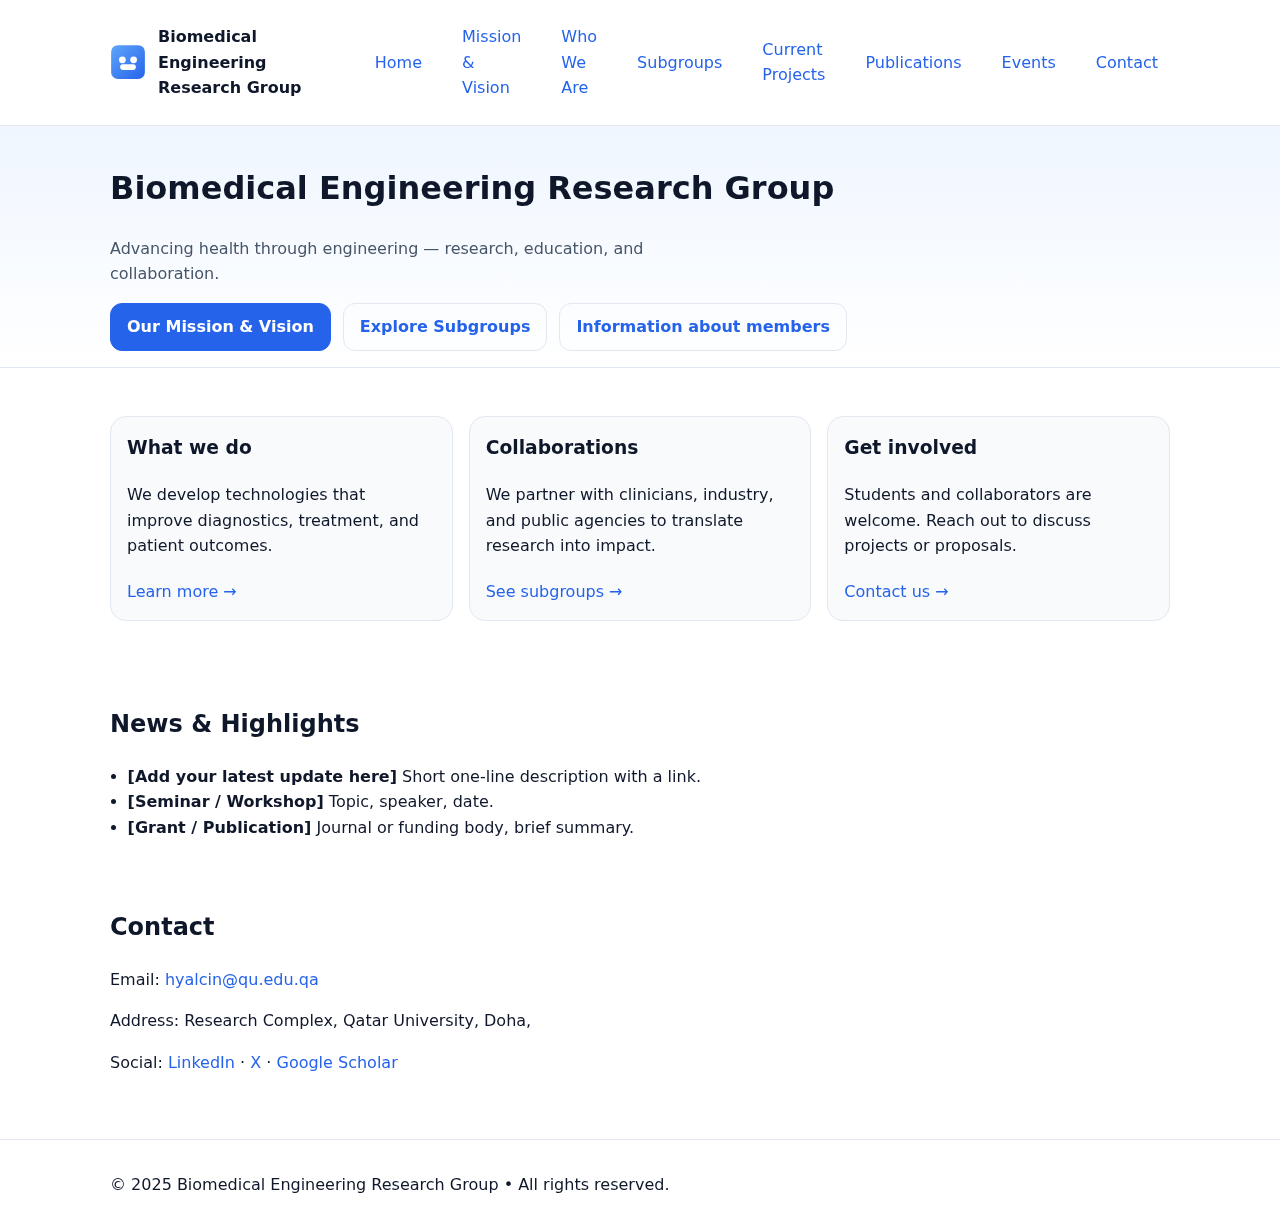
<file: index.html>
<!DOCTYPE html>
<html lang="en">
<head>
  <meta charset="utf-8">
  <meta name="viewport" content="width=device-width, initial-scale=1">
  <title>Home • Biomedical Engineering Research Group</title>
  <meta name="description" content="Biomedical Engineering Research Group">
  <link rel="stylesheet" href="style.css">
  <link rel="icon" href="assets/logo.svg">
</head>
<body>
  <header class="site-header">
    <div class="container nav">
      <a class="brand" href="index.html">
        <img src="assets/logo.svg" alt="Group Logo" class="logo">
        <span>Biomedical Engineering Research Group</span>
      </a>
      <button class="nav-toggle" aria-label="Open Menu" aria-expanded="false">&#9776;</button>
      <nav class="menu">
        <a href="index.html">Home</a>
        <a href="mission.html">Mission & Vision</a>
        <a href="whoweare.html">Who We Are</a>
        <a href="subgroups.html">Subgroups</a>
        <a href="currentprojects.html">Current Projects</a>
        <a href="publications.html">Publications</a>
        <a href="events.html">Events</a>
        <a href="#contact">Contact</a>
        
      </nav>
    </div>
  </header>
  <main class="site-main">

<section class="hero">
  <div class="container">
    <h1>Biomedical Engineering Research Group</h1>
    <p class="lead">Advancing health through engineering — research, education, and collaboration.</p>
    <div class="cta-row">
      <a class="btn primary" href="mission.html">Our Mission & Vision</a>
      <a class="btn" href="subgroups.html">Explore Subgroups</a>
      <a class="btn" href="whoweare.html">Information about members</a>
    </div>
  </div>
</section>

<section class="cards container">
  <article class="card">
    <h3>What we do</h3>
    <p>We develop technologies that improve diagnostics, treatment, and patient outcomes.</p>
    <a href="mission.html" class="arrow">Learn more →</a>
  </article>
  <article class="card">
    <h3>Collaborations</h3>
    <p>We partner with clinicians, industry, and public agencies to translate research into impact.</p>
    <a href="subgroups.html" class="arrow">See subgroups →</a>
  </article>
  <article class="card">
    <h3>Get involved</h3>
    <p>Students and collaborators are welcome. Reach out to discuss projects or proposals.</p>
    <a href="#contact" class="arrow">Contact us →</a>
  </article>
</section>

<section class="container">
  <h2>News & Highlights</h2>
  <ul class="news">
    <li><strong>[Add your latest update here]</strong> Short one‑line description with a link.</li>
    <li><strong>[Seminar / Workshop]</strong> Topic, speaker, date.</li>
    <li><strong>[Grant / Publication]</strong> Journal or funding body, brief summary.</li>
  </ul>
</section>

<section class="container" id="contact">
  <h2>Contact</h2>
  <p>Email: <a href="mailto:research-group@example.edu">hyalcin@qu.edu.qa</a></p>
  <p>Address: Research Complex, Qatar University, Doha,</p>
  <p>Social: <a href="#">LinkedIn</a> · <a href="#">X</a> · <a href="#">Google Scholar</a></p>
</section>

  </main>
  <footer class="site-footer">
    <div class="container">
      <p>© 2025 Biomedical Engineering Research Group • All rights reserved.</p>
    </div>
  </footer>
  <script src="script.js"></script>
</body>
</html>
</file>
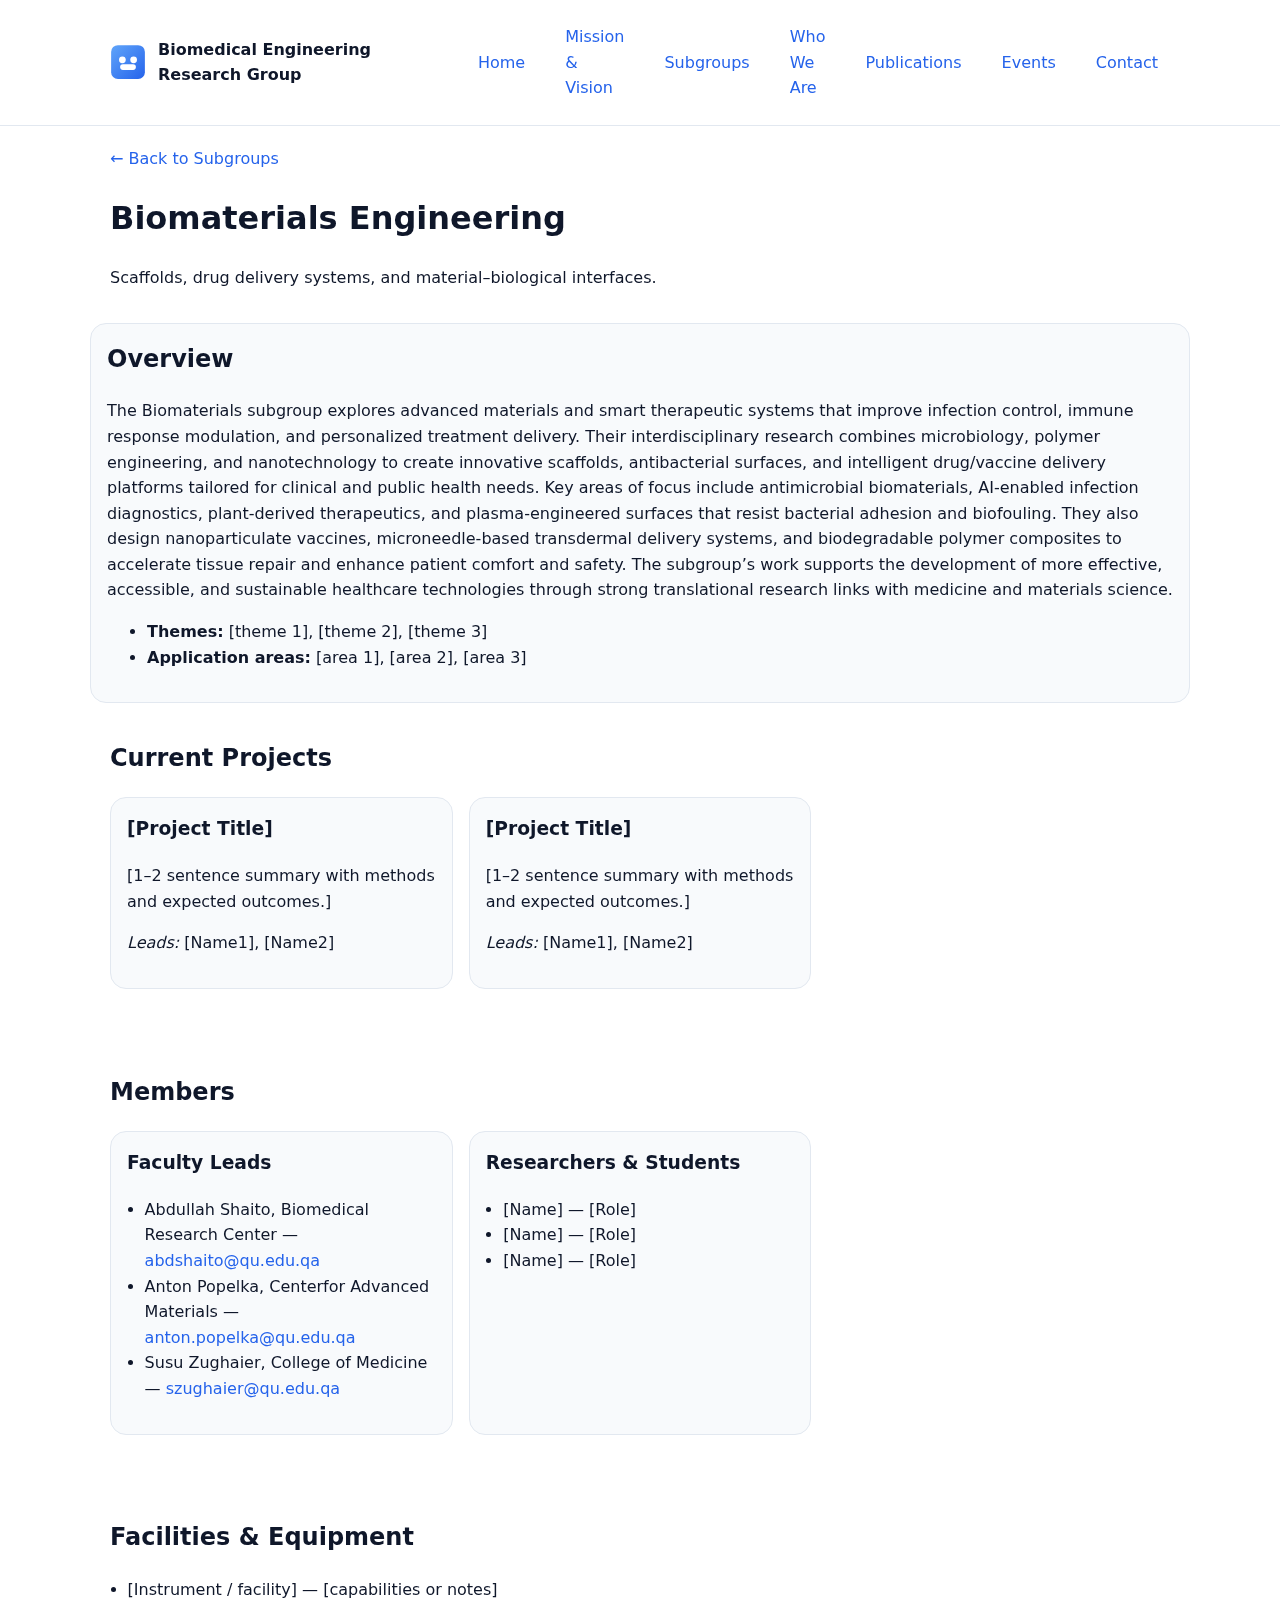
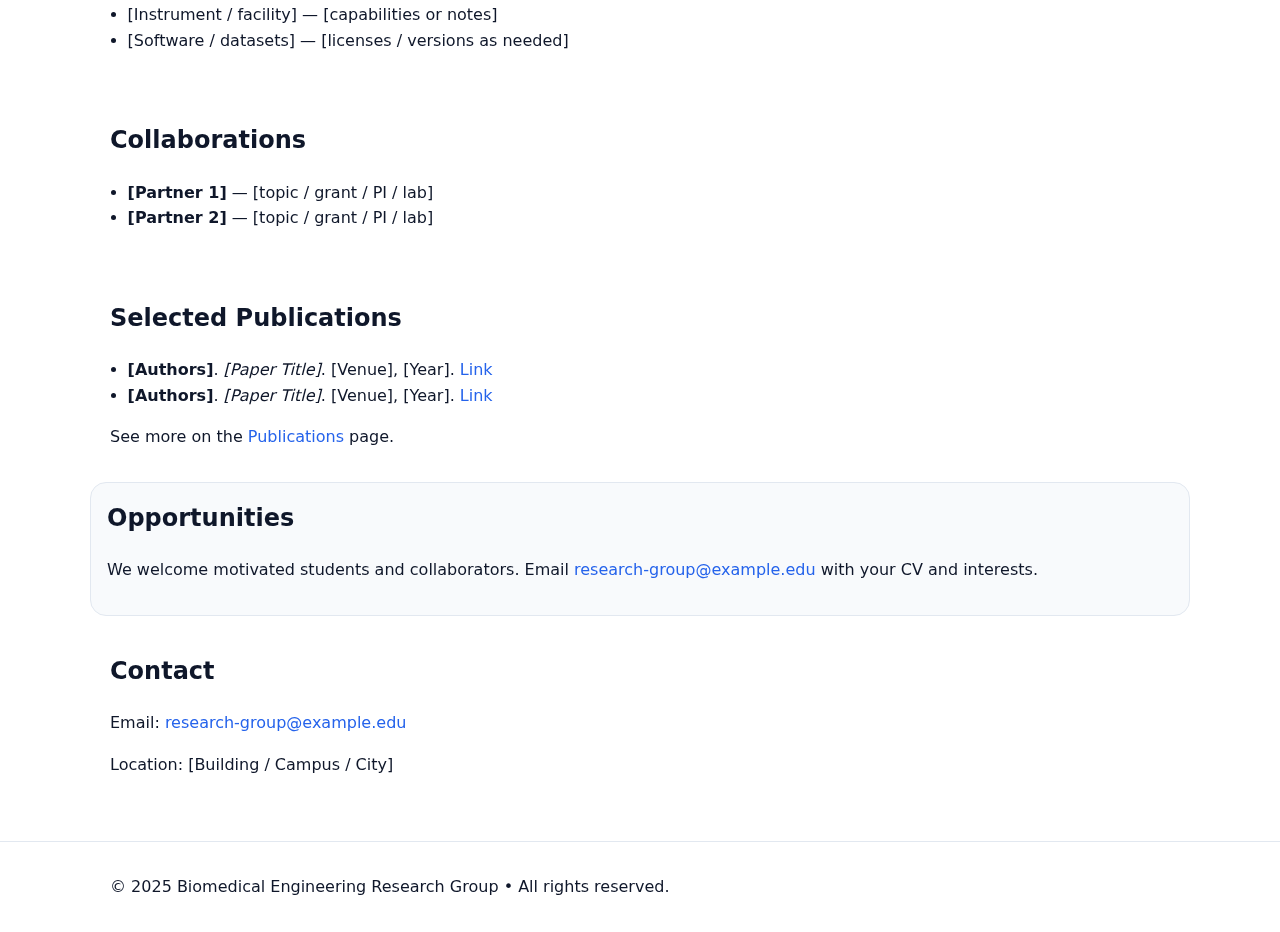
<file: biomaterials.html>
<!DOCTYPE html>
<html lang="en">
<head>
  <meta charset="utf-8">
  <meta name="viewport" content="width=device-width, initial-scale=1">
  <title>Biomaterials • Biomedical Engineering Research Group</title>
  <meta name="description" content="Biomaterials subgroup page">
  <link rel="stylesheet" href="style.css">
  <link rel="icon" href="assets/logo.svg">
</head>
<body>

  <header class="site-header">
    <div class="container nav">
      <a class="brand" href="index.html">
        <img src="assets/logo.svg" alt="Group Logo" class="logo">
        <span>Biomedical Engineering Research Group</span>
      </a>
      <button class="nav-toggle" aria-label="Open Menu" aria-expanded="false">&#9776;</button>
      <nav class="menu">
        <a href="index.html">Home</a> <a href="mission.html">Mission & Vision</a> <a href="subgroups.html" class="active">Subgroups</a> <a href="who-we-are.html">Who We Are</a> <a href="publications.html">Publications</a> <a href="events.html">Events</a> <a href="index.html#contact">Contact</a>
      </nav>
    </div>
  </header>

  <main class="site-main">
    <section class="container">
      <a href="subgroups.html" class="arrow">← Back to Subgroups</a>
      <h1>Biomaterials Engineering</h1>
      <p class="lead">Scaffolds, drug delivery systems, and material–biological interfaces.</p>
    </section>

    <section class="container card">
      <h2 style="margin-top:0">Overview</h2>
      <p>The Biomaterials subgroup explores advanced materials and smart therapeutic systems that improve infection control, immune response modulation, and personalized treatment delivery. Their interdisciplinary research combines microbiology, polymer engineering, and nanotechnology to create innovative scaffolds, antibacterial surfaces, and intelligent drug/vaccine delivery platforms tailored for clinical and public health needs.

Key areas of focus include antimicrobial biomaterials, AI-enabled infection diagnostics, plant-derived therapeutics, and plasma-engineered surfaces that resist bacterial adhesion and biofouling. They also design nanoparticulate vaccines, microneedle-based transdermal delivery systems, and biodegradable polymer composites to accelerate tissue repair and enhance patient comfort and safety. The subgroup’s work supports the development of more effective, accessible, and sustainable healthcare technologies through strong translational research links with medicine and materials science.</p>
      <ul>
        <li><strong>Themes:</strong> [theme 1], [theme 2], [theme 3]</li>
        <li><strong>Application areas:</strong> [area 1], [area 2], [area 3]</li>
      </ul>
    </section>

    <section class="container">
      <h2>Current Projects</h2>
      <div class="grid">
        <article class="card">
          <h3>[Project Title]</h3>
          <p>[1–2 sentence summary with methods and expected outcomes.]</p>
          <p class="muted"><em>Leads:</em> [Name1], [Name2]</p>
        </article>
        <article class="card">
          <h3>[Project Title]</h3>
          <p>[1–2 sentence summary with methods and expected outcomes.]</p>
          <p class="muted"><em>Leads:</em> [Name1], [Name2]</p>
        </article>
      </div>
    </section>

    <section class="container">
      <h2>Members</h2>
      <div class="grid">
        <article class="card">
          <h3>Faculty Leads</h3>
          <ul class="news">
            <li>Abdullah Shaito,
              Biomedical Research Center — <a href="mailto:[email]">abdshaito@qu.edu.qa</a></li>
            <li>Anton Popelka,
              Centerfor Advanced Materials — <a href="mailto:[email]">anton.popelka@qu.edu.qa</a></li>
              <li>Susu Zughaier,
                College of Medicine — <a href="mailto:[email]">szughaier@qu.edu.qa</a></li>
          </ul>
        </article>
        <article class="card">
          <h3>Researchers & Students</h3>
          <ul class="news">
            <li>[Name] — [Role]</li>
            <li>[Name] — [Role]</li>
            <li>[Name] — [Role]</li>
          </ul>
        </article>
      </div>
    </section>

    <section class="container">
      <h2>Facilities & Equipment</h2>
      <ul class="news">
        <li>[Instrument / facility] — [capabilities or notes]</li>
        <li>[Instrument / facility] — [capabilities or notes]</li>
        <li>[Software / datasets] — [licenses / versions as needed]</li>
      </ul>
    </section>

    <section class="container">
      <h2>Collaborations</h2>
      <ul class="news">
        <li><strong>[Partner 1]</strong> — [topic / grant / PI / lab]</li>
        <li><strong>[Partner 2]</strong> — [topic / grant / PI / lab]</li>
      </ul>
    </section>

    <section class="container">
      <h2>Selected Publications</h2>
      <ul class="news">
        <li><strong>[Authors]</strong>. <em>[Paper Title]</em>. [Venue], [Year]. <a href="[link]" target="_blank" rel="noopener">Link</a></li>
        <li><strong>[Authors]</strong>. <em>[Paper Title]</em>. [Venue], [Year]. <a href="[link]" target="_blank" rel="noopener">Link</a></li>
      </ul>
      <p>See more on the <a href="publications.html">Publications</a> page.</p>
    </section>

    <section class="container card">
      <h2 style="margin-top:0">Opportunities</h2>
      <p>We welcome motivated students and collaborators. Email <a href="mailto:research-group@example.edu">research-group@example.edu</a> with your CV and interests.</p>
    </section>

    <section class="container">
      <h2>Contact</h2>
      <p>Email: <a href="mailto:research-group@example.edu">research-group@example.edu</a></p>
      <p>Location: [Building / Campus / City]</p>
    </section>
  </main>

  <footer class="site-footer">
    <div class="container">
      <p>© 2025 Biomedical Engineering Research Group • All rights reserved.</p>
    </div>
  </footer>
  <script>
    const toggle = document.querySelector('.nav-toggle');
    const menu = document.querySelector('.menu');
    if(toggle && menu){
      toggle.addEventListener('click', ()=>{
        const open = menu.classList.toggle('open');
        toggle.setAttribute('aria-expanded', open ? 'true' : 'false');
      });
    }
  </script>
</body>
</html>
</file>
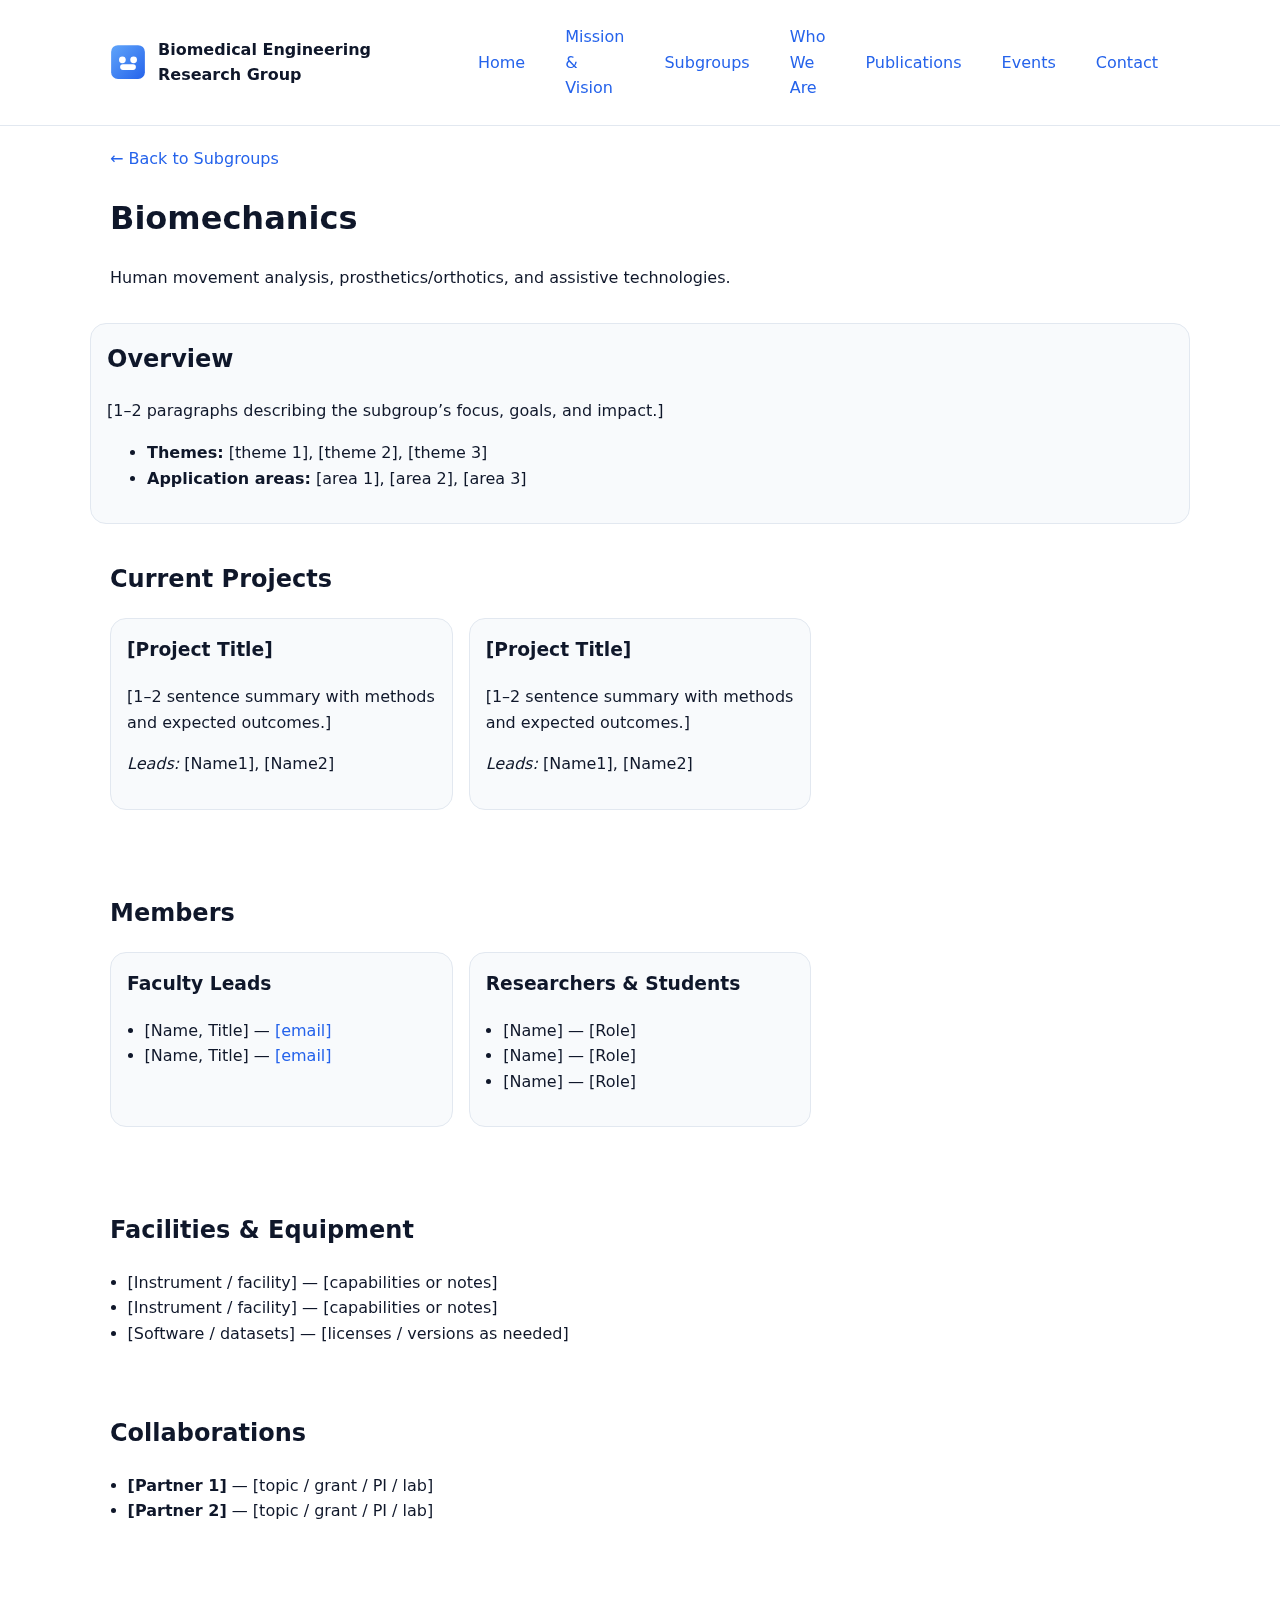
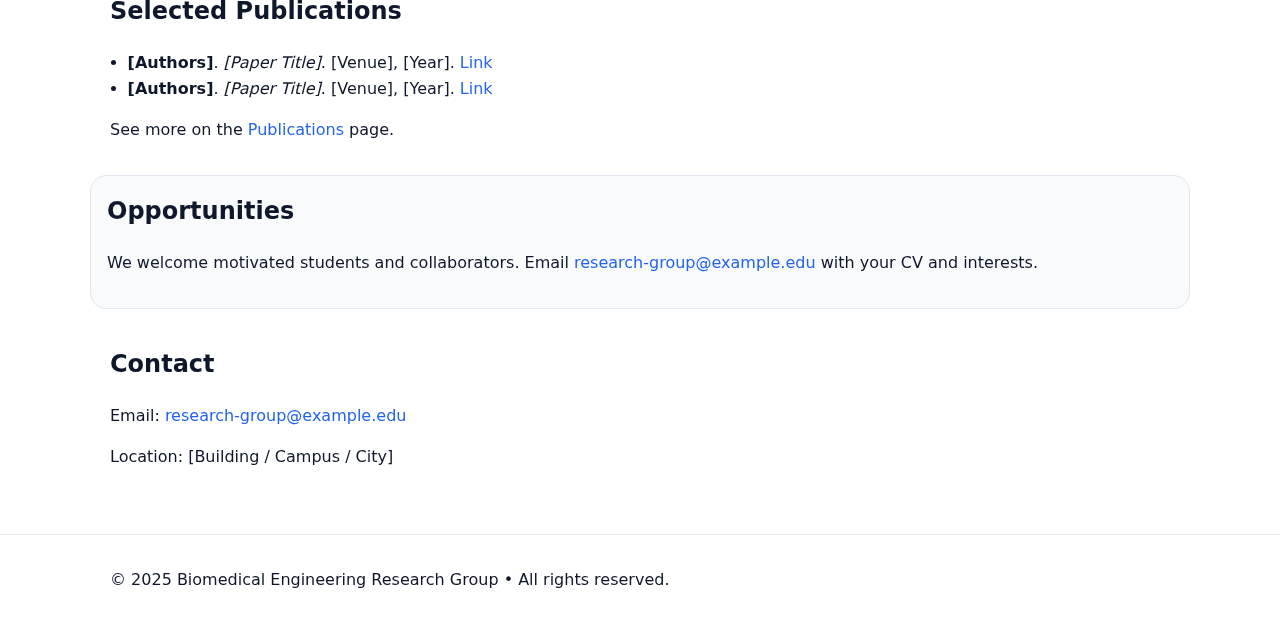
<file: biomechanics.html>
<!DOCTYPE html>
<html lang="en">
<head>
  <meta charset="utf-8">
  <meta name="viewport" content="width=device-width, initial-scale=1">
  <title>Biomechanics • Biomedical Engineering Research Group</title>
  <meta name="description" content="Biomechanics subgroup page">
  <link rel="stylesheet" href="style.css">
  <link rel="icon" href="assets/logo.svg">
</head>
<body>

  <header class="site-header">
    <div class="container nav">
      <a class="brand" href="index.html">
        <img src="assets/logo.svg" alt="Group Logo" class="logo">
        <span>Biomedical Engineering Research Group</span>
      </a>
      <button class="nav-toggle" aria-label="Open Menu" aria-expanded="false">&#9776;</button>
      <nav class="menu">
        <a href="index.html">Home</a> <a href="mission.html">Mission & Vision</a> <a href="subgroups.html" class="active">Subgroups</a> <a href="who-we-are.html">Who We Are</a> <a href="publications.html">Publications</a> <a href="events.html">Events</a> <a href="index.html#contact">Contact</a>
      </nav>
    </div>
  </header>

  <main class="site-main">
    <section class="container">
      <a href="subgroups.html" class="arrow">← Back to Subgroups</a>
      <h1>Biomechanics</h1>
      <p class="lead">Human movement analysis, prosthetics/orthotics, and assistive technologies.</p>
    </section>

    <section class="container card">
      <h2 style="margin-top:0">Overview</h2>
      <p>[1–2 paragraphs describing the subgroup’s focus, goals, and impact.]</p>
      <ul>
        <li><strong>Themes:</strong> [theme 1], [theme 2], [theme 3]</li>
        <li><strong>Application areas:</strong> [area 1], [area 2], [area 3]</li>
      </ul>
    </section>

    <section class="container">
      <h2>Current Projects</h2>
      <div class="grid">
        <article class="card">
          <h3>[Project Title]</h3>
          <p>[1–2 sentence summary with methods and expected outcomes.]</p>
          <p class="muted"><em>Leads:</em> [Name1], [Name2]</p>
        </article>
        <article class="card">
          <h3>[Project Title]</h3>
          <p>[1–2 sentence summary with methods and expected outcomes.]</p>
          <p class="muted"><em>Leads:</em> [Name1], [Name2]</p>
        </article>
      </div>
    </section>

    <section class="container">
      <h2>Members</h2>
      <div class="grid">
        <article class="card">
          <h3>Faculty Leads</h3>
          <ul class="news">
            <li>[Name, Title] — <a href="mailto:[email]">[email]</a></li>
            <li>[Name, Title] — <a href="mailto:[email]">[email]</a></li>
          </ul>
        </article>
        <article class="card">
          <h3>Researchers & Students</h3>
          <ul class="news">
            <li>[Name] — [Role]</li>
            <li>[Name] — [Role]</li>
            <li>[Name] — [Role]</li>
          </ul>
        </article>
      </div>
    </section>

    <section class="container">
      <h2>Facilities & Equipment</h2>
      <ul class="news">
        <li>[Instrument / facility] — [capabilities or notes]</li>
        <li>[Instrument / facility] — [capabilities or notes]</li>
        <li>[Software / datasets] — [licenses / versions as needed]</li>
      </ul>
    </section>

    <section class="container">
      <h2>Collaborations</h2>
      <ul class="news">
        <li><strong>[Partner 1]</strong> — [topic / grant / PI / lab]</li>
        <li><strong>[Partner 2]</strong> — [topic / grant / PI / lab]</li>
      </ul>
    </section>

    <section class="container">
      <h2>Selected Publications</h2>
      <ul class="news">
        <li><strong>[Authors]</strong>. <em>[Paper Title]</em>. [Venue], [Year]. <a href="[link]" target="_blank" rel="noopener">Link</a></li>
        <li><strong>[Authors]</strong>. <em>[Paper Title]</em>. [Venue], [Year]. <a href="[link]" target="_blank" rel="noopener">Link</a></li>
      </ul>
      <p>See more on the <a href="publications.html">Publications</a> page.</p>
    </section>

    <section class="container card">
      <h2 style="margin-top:0">Opportunities</h2>
      <p>We welcome motivated students and collaborators. Email <a href="mailto:research-group@example.edu">research-group@example.edu</a> with your CV and interests.</p>
    </section>

    <section class="container">
      <h2>Contact</h2>
      <p>Email: <a href="mailto:research-group@example.edu">research-group@example.edu</a></p>
      <p>Location: [Building / Campus / City]</p>
    </section>
  </main>

  <footer class="site-footer">
    <div class="container">
      <p>© 2025 Biomedical Engineering Research Group • All rights reserved.</p>
    </div>
  </footer>
  <script>
    const toggle = document.querySelector('.nav-toggle');
    const menu = document.querySelector('.menu');
    if(toggle && menu){
      toggle.addEventListener('click', ()=>{
        const open = menu.classList.toggle('open');
        toggle.setAttribute('aria-expanded', open ? 'true' : 'false');
      });
    }
  </script>
</body>
</html>
</file>
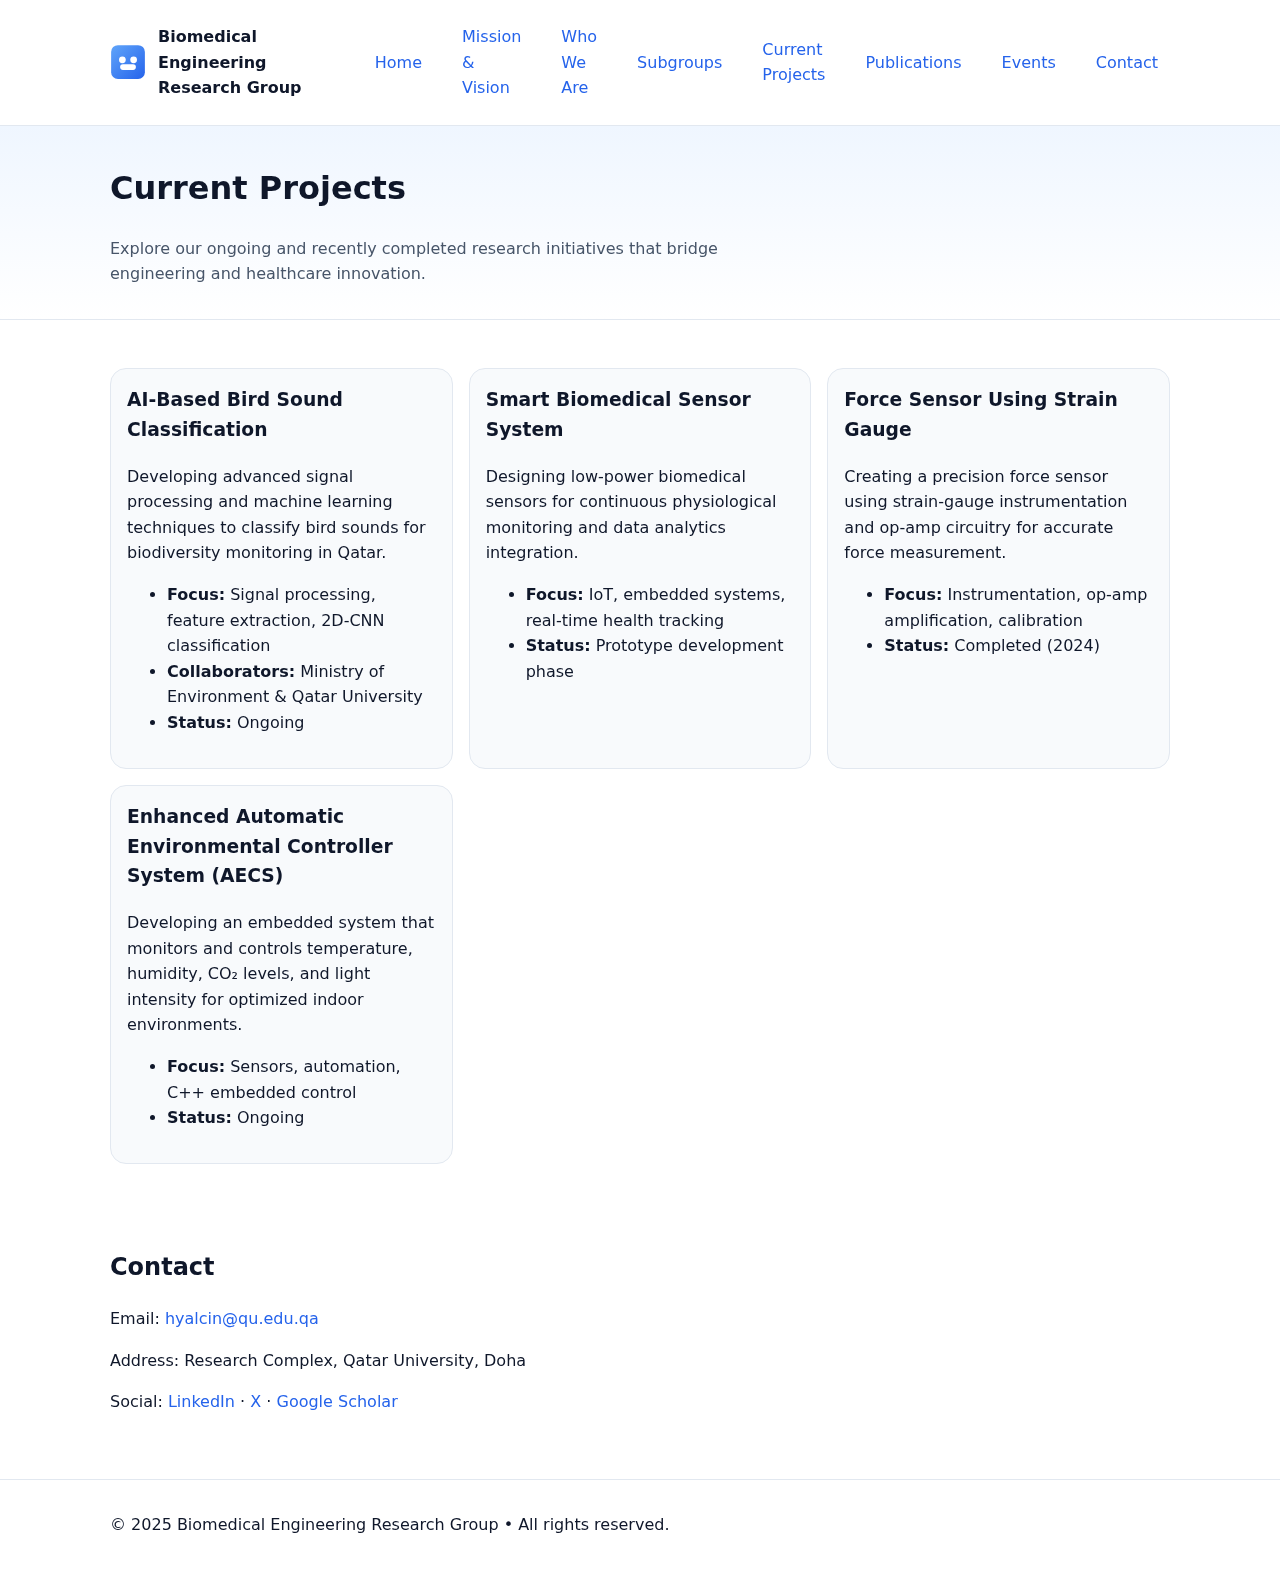
<file: currentprojects.html>
<!DOCTYPE html>
<html lang="en">
<head>
  <meta charset="utf-8">
  <meta name="viewport" content="width=device-width, initial-scale=1">
  <title>Current Projects • Biomedical Engineering Research Group</title>
  <meta name="description" content="Current research projects within the Biomedical Engineering Research Group">
  <link rel="stylesheet" href="style.css">
  <link rel="icon" href="assets/logo.svg">
</head>
<body>
  <!-- ===== HEADER ===== -->
  <header class="site-header">
    <div class="container nav">
      <a class="brand" href="index.html">
        <img src="assets/logo.svg" alt="Group Logo" class="logo">
        <span>Biomedical Engineering Research Group</span>
      </a>
      <button class="nav-toggle" aria-label="Open Menu" aria-expanded="false">&#9776;</button>
      <nav class="menu">
        <a href="index.html">Home</a>
        <a href="mission.html">Mission & Vision</a>
        <a href="whoweare.html">Who We Are</a>
        <a href="subgroups.html">Subgroups</a>
        <a href="currentprojects.html" class="active">Current Projects</a>
        <a href="publications.html">Publications</a>
        <a href="events.html">Events</a>
        <a href="#contact">Contact</a>
      </nav>
    </div>
  </header>

  <!-- ===== MAIN CONTENT ===== -->
  <main class="site-main">

    <section class="hero">
      <div class="container">
        <h1>Current Projects</h1>
        <p class="lead">Explore our ongoing and recently completed research initiatives that bridge engineering and healthcare innovation.</p>
      </div>
    </section>

    <section class="cards container">
      <article class="card">
        <h3>AI-Based Bird Sound Classification</h3>
        <p>Developing advanced signal processing and machine learning techniques to classify bird sounds for biodiversity monitoring in Qatar.</p>
        <ul>
          <li><strong>Focus:</strong> Signal processing, feature extraction, 2D-CNN classification</li>
          <li><strong>Collaborators:</strong> Ministry of Environment & Qatar University</li>
          <li><strong>Status:</strong> Ongoing</li>
        </ul>
      </article>

      <article class="card">
        <h3>Smart Biomedical Sensor System</h3>
        <p>Designing low-power biomedical sensors for continuous physiological monitoring and data analytics integration.</p>
        <ul>
          <li><strong>Focus:</strong> IoT, embedded systems, real-time health tracking</li>
          <li><strong>Status:</strong> Prototype development phase</li>
        </ul>
      </article>

      <article class="card">
        <h3>Force Sensor Using Strain Gauge</h3>
        <p>Creating a precision force sensor using strain-gauge instrumentation and op-amp circuitry for accurate force measurement.</p>
        <ul>
          <li><strong>Focus:</strong> Instrumentation, op-amp amplification, calibration</li>
          <li><strong>Status:</strong> Completed (2024)</li>
        </ul>
      </article>

      <article class="card">
        <h3>Enhanced Automatic Environmental Controller System (AECS)</h3>
        <p>Developing an embedded system that monitors and controls temperature, humidity, CO₂ levels, and light intensity for optimized indoor environments.</p>
        <ul>
          <li><strong>Focus:</strong> Sensors, automation, C++ embedded control</li>
          <li><strong>Status:</strong> Ongoing</li>
        </ul>
      </article>
    </section>

    <section class="container" id="contact">
      <h2>Contact</h2>
      <p>Email: <a href="mailto:hyalcin@qu.edu.qa">hyalcin@qu.edu.qa</a></p>
      <p>Address: Research Complex, Qatar University, Doha</p>
      <p>Social: <a href="#">LinkedIn</a> · <a href="#">X</a> · <a href="#">Google Scholar</a></p>
    </section>

  </main>

  <!-- ===== FOOTER ===== -->
  <footer class="site-footer">
    <div class="container">
      <p>© 2025 Biomedical Engineering Research Group • All rights reserved.</p>
    </div>
  </footer>

  <script src="script.js"></script>
</body>
</html>
</file>
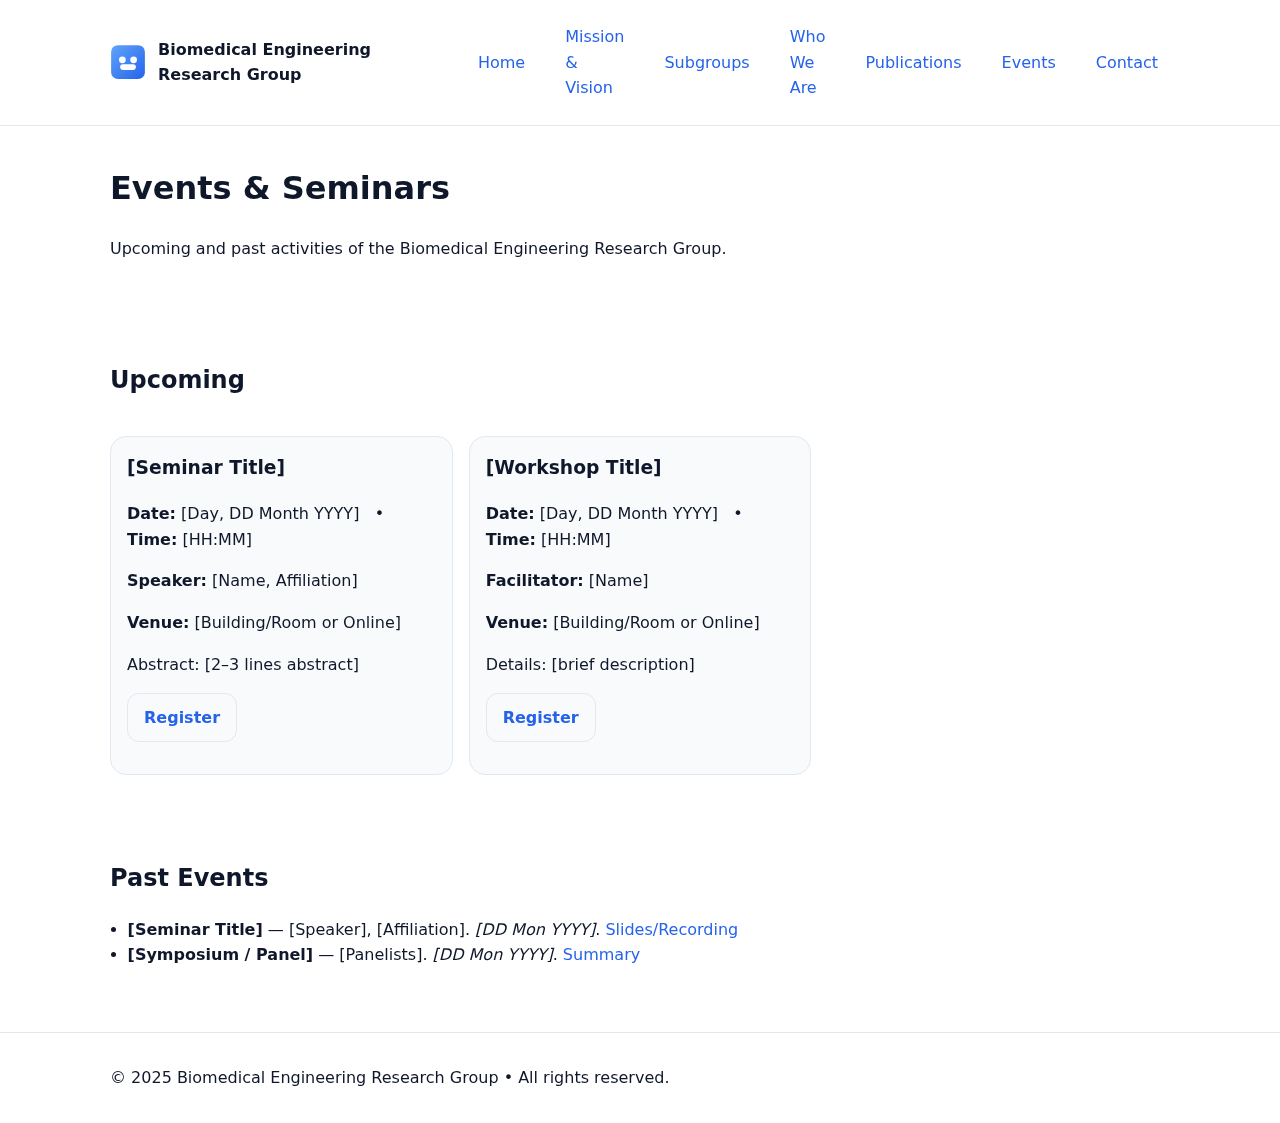
<file: events.html>
<!DOCTYPE html>
<html lang="en">
<head>
  <meta charset="utf-8">
  <meta name="viewport" content="width=device-width, initial-scale=1">
  <title>Events • Biomedical Engineering Research Group</title>
  <meta name="description" content="Seminars, workshops, and events by the Biomedical Engineering Research Group">
  <link rel="stylesheet" href="style.css">
  <link rel="icon" href="assets/logo.svg">
</head>
<body>

  <header class="site-header">
    <div class="container nav">
      <a class="brand" href="index.html">
        <img src="assets/logo.svg" alt="Group Logo" class="logo">
        <span>Biomedical Engineering Research Group</span>
      </a>
      <button class="nav-toggle" aria-label="Open Menu" aria-expanded="false">&#9776;</button>
      <nav class="menu">
        <a href="index.html">Home</a> <a href="mission.html">Mission & Vision</a> <a href="subgroups.html">Subgroups</a> <a href="who-we-are.html">Who We Are</a> <a href="publications.html">Publications</a> <a href="events.html" class="active">Events</a> <a href="index.html#contact">Contact</a>
      </nav>
    </div>
  </header>

  <main class="site-main">
    <section class="container">
      <h1>Events & Seminars</h1>
      <p class="lead">Upcoming and past activities of the Biomedical Engineering Research Group.</p>
    </section>

    <section class="container cards" aria-labelledby="upcoming">
      <h2 id="upcoming" style="grid-column:1/-1">Upcoming</h2>

      <article class="card">
        <h3>[Seminar Title]</h3>
        <p><strong>Date:</strong> [Day, DD Month YYYY] &nbsp; • &nbsp; <strong>Time:</strong> [HH:MM]</p>
        <p><strong>Speaker:</strong> [Name, Affiliation]</p>
        <p><strong>Venue:</strong> [Building/Room or Online]</p>
        <p class="muted">Abstract: [2–3 lines abstract]</p>
        <p><a class="btn" href="[Registration-or-Calendar-Link]" target="_blank" rel="noopener">Register</a></p>
      </article>

      <article class="card">
        <h3>[Workshop Title]</h3>
        <p><strong>Date:</strong> [Day, DD Month YYYY] &nbsp; • &nbsp; <strong>Time:</strong> [HH:MM]</p>
        <p><strong>Facilitator:</strong> [Name]</p>
        <p><strong>Venue:</strong> [Building/Room or Online]</p>
        <p class="muted">Details: [brief description]</p>
        <p><a class="btn" href="[Registration-or-Calendar-Link]" target="_blank" rel="noopener">Register</a></p>
      </article>
    </section>

    <section class="container" aria-labelledby="past">
      <h2 id="past">Past Events</h2>
      <ul class="news">
        <li>
          <strong>[Seminar Title]</strong> — [Speaker], [Affiliation]. <em>[DD Mon YYYY]</em>. 
          <a href="[Slides-or-Recording-Link]" target="_blank" rel="noopener">Slides/Recording</a>
        </li>
        <li>
          <strong>[Symposium / Panel]</strong> — [Panelists]. <em>[DD Mon YYYY]</em>. 
          <a href="[Slides-or-Recording-Link]" target="_blank" rel="noopener">Summary</a>
        </li>
      </ul>
    </section>
  </main>

  <footer class="site-footer">
    <div class="container">
      <p>© 2025 Biomedical Engineering Research Group • All rights reserved.</p>
    </div>
  </footer>
  <script>
    const toggle = document.querySelector('.nav-toggle');
    const menu = document.querySelector('.menu');
    if(toggle && menu){ toggle.addEventListener('click', ()=>{ 
      const open = menu.classList.toggle('open'); 
      toggle.setAttribute('aria-expanded', open ? 'true' : 'false'); 
    });}
  </script>
</body>
</html>
</file>
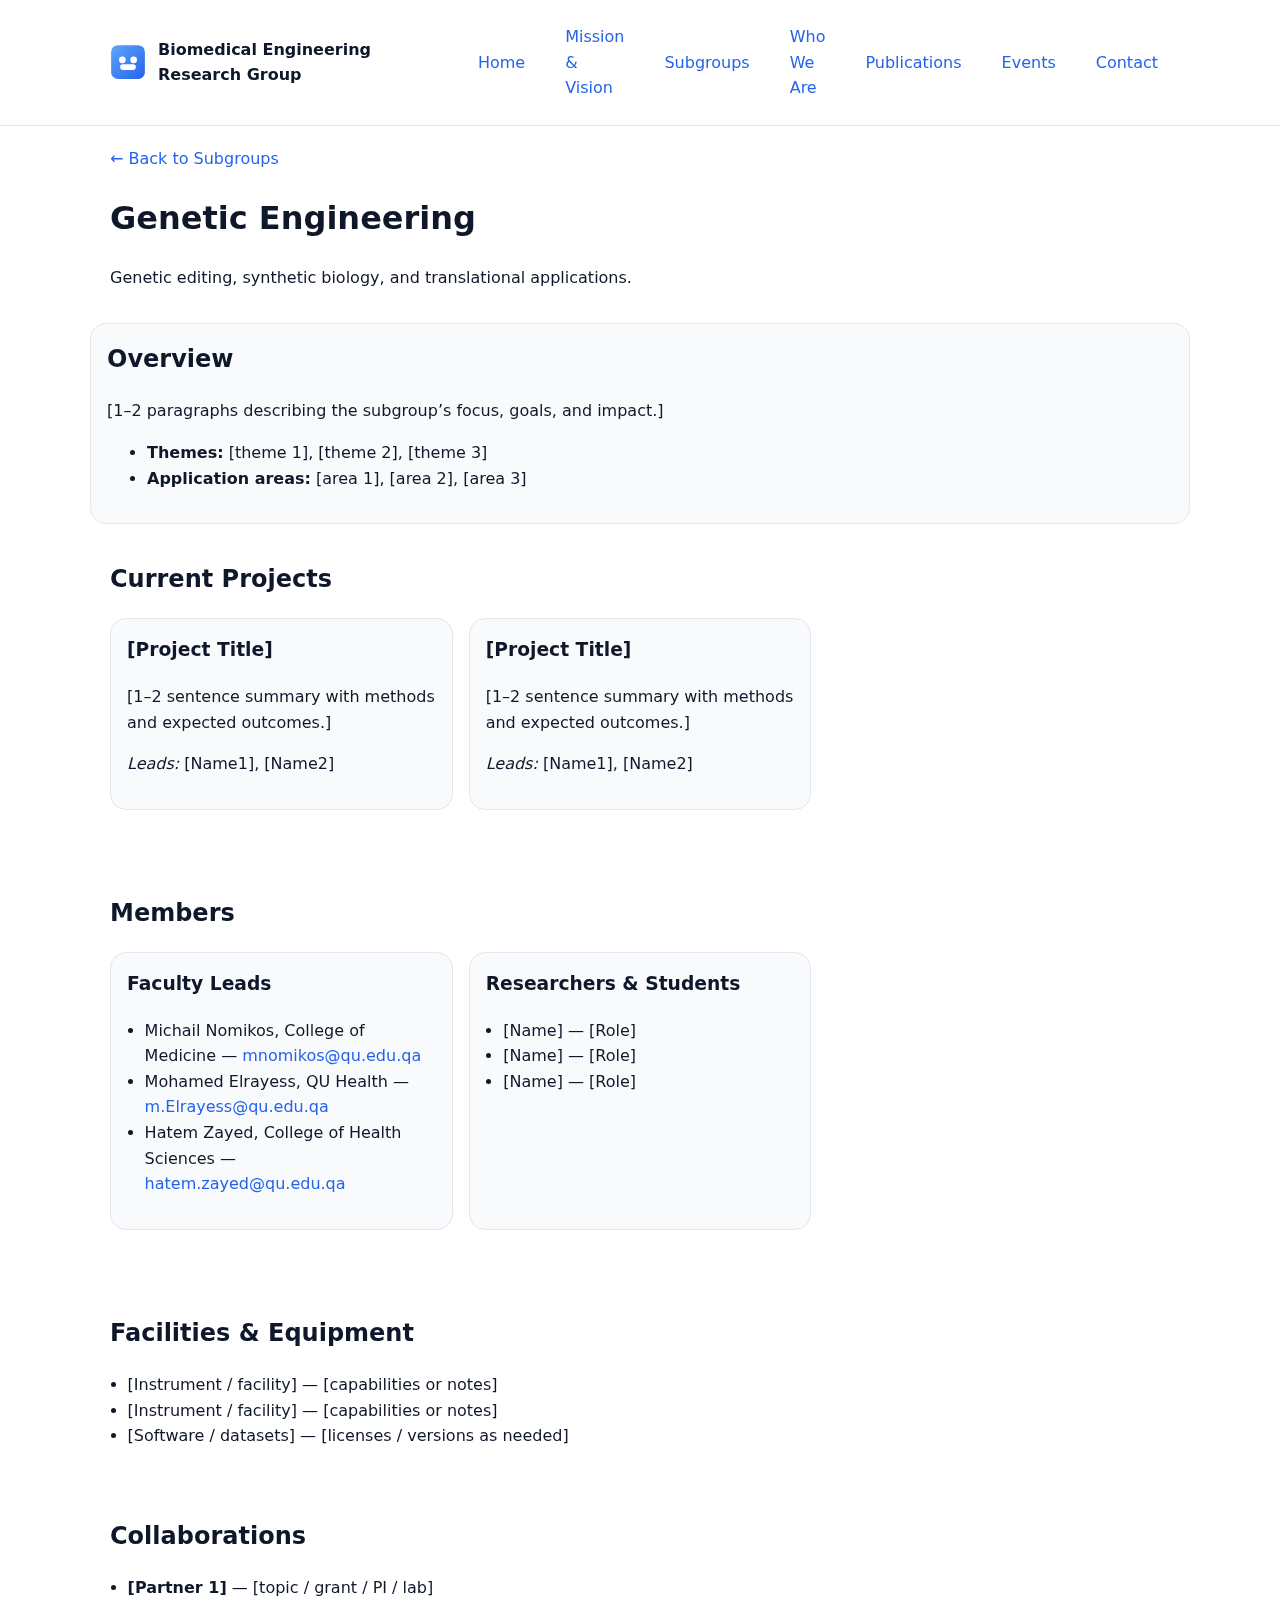
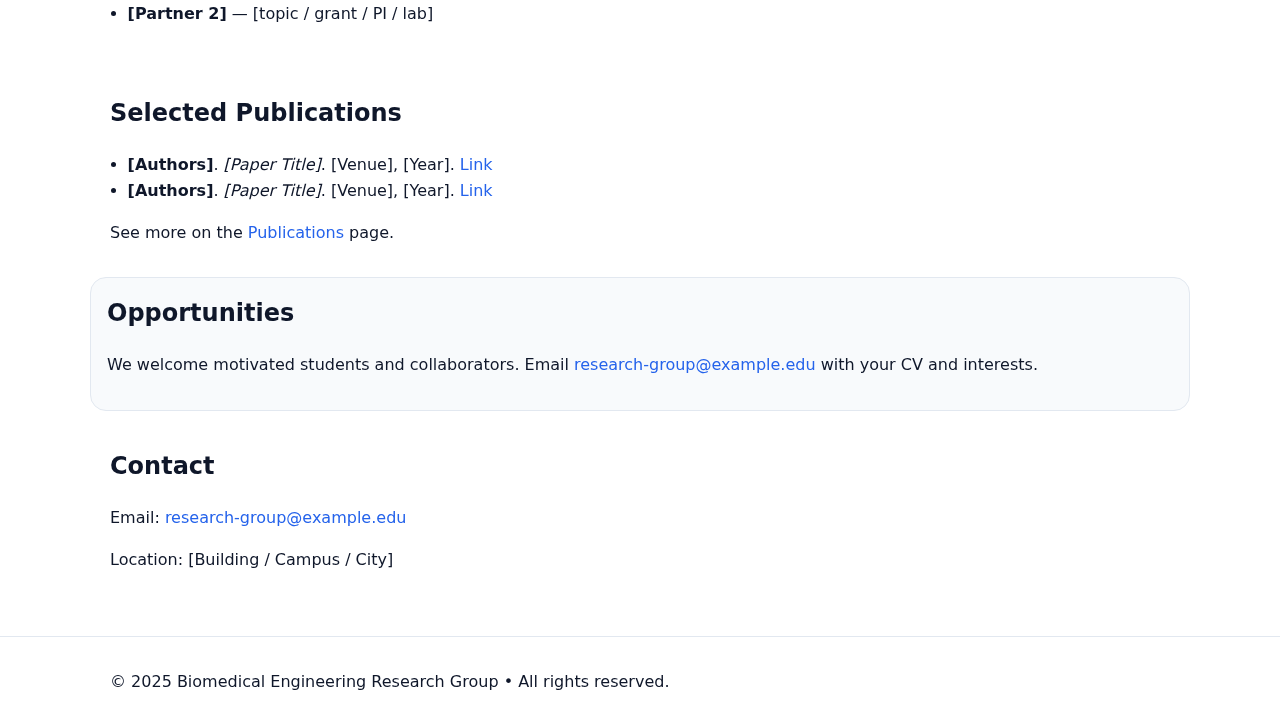
<file: genetic-engineering.html>
<!DOCTYPE html>
<html lang="en">
<head>
  <meta charset="utf-8">
  <meta name="viewport" content="width=device-width, initial-scale=1">
  <title>Genetic Engineering • Biomedical Engineering Research Group</title>
  <meta name="description" content="Genetic Engineering subgroup page">
  <link rel="stylesheet" href="style.css">
  <link rel="icon" href="assets/logo.svg">
</head>
<body>

  <header class="site-header">
    <div class="container nav">
      <a class="brand" href="index.html">
        <img src="assets/logo.svg" alt="Group Logo" class="logo">
        <span>Biomedical Engineering Research Group</span>
      </a>
      <button class="nav-toggle" aria-label="Open Menu" aria-expanded="false">&#9776;</button>
      <nav class="menu">
        <a href="index.html">Home</a> <a href="mission.html">Mission & Vision</a> <a href="subgroups.html" class="active">Subgroups</a> <a href="who-we-are.html">Who We Are</a> <a href="publications.html">Publications</a> <a href="events.html">Events</a> <a href="index.html#contact">Contact</a>
      </nav>
    </div>
  </header>

  <main class="site-main">
    <section class="container">
      <a href="subgroups.html" class="arrow">← Back to Subgroups</a>
      <h1>Genetic Engineering</h1>
      <p class="lead">Genetic editing, synthetic biology, and translational applications.</p>
    </section>

    <section class="container card">
      <h2 style="margin-top:0">Overview</h2>
      <p>[1–2 paragraphs describing the subgroup’s focus, goals, and impact.]</p>
      <ul>
        <li><strong>Themes:</strong> [theme 1], [theme 2], [theme 3]</li>
        <li><strong>Application areas:</strong> [area 1], [area 2], [area 3]</li>
      </ul>
    </section>

    <section class="container">
      <h2>Current Projects</h2>
      <div class="grid">
        <article class="card">
          <h3>[Project Title]</h3>
          <p>[1–2 sentence summary with methods and expected outcomes.]</p>
          <p class="muted"><em>Leads:</em> [Name1], [Name2]</p>
        </article>
        <article class="card">
          <h3>[Project Title]</h3>
          <p>[1–2 sentence summary with methods and expected outcomes.]</p>
          <p class="muted"><em>Leads:</em> [Name1], [Name2]</p>
        </article>
      </div>
    </section>

    <section class="container">
      <h2>Members</h2>
      <div class="grid">
        <article class="card">
          <h3>Faculty Leads</h3>
          <ul class="news">
            <li>Michail Nomikos, College of Medicine — <a href="mailto:[email]">mnomikos@qu.edu.qa</a></li>
            <li>Mohamed Elrayess, QU Health — <a href="mailto:[email]">m.Elrayess@qu.edu.qa</a></li>
            <li>Hatem Zayed, College of Health Sciences — <a href="mailto:[email]">hatem.zayed@qu.edu.qa</a></li>
          </ul>
        </article>
        <article class="card">
          <h3>Researchers & Students</h3>
          <ul class="news">
            <li>[Name] — [Role]</li>
            <li>[Name] — [Role]</li>
            <li>[Name] — [Role]</li>
          </ul>
        </article>
      </div>
    </section>

    <section class="container">
      <h2>Facilities & Equipment</h2>
      <ul class="news">
        <li>[Instrument / facility] — [capabilities or notes]</li>
        <li>[Instrument / facility] — [capabilities or notes]</li>
        <li>[Software / datasets] — [licenses / versions as needed]</li>
      </ul>
    </section>

    <section class="container">
      <h2>Collaborations</h2>
      <ul class="news">
        <li><strong>[Partner 1]</strong> — [topic / grant / PI / lab]</li>
        <li><strong>[Partner 2]</strong> — [topic / grant / PI / lab]</li>
      </ul>
    </section>

    <section class="container">
      <h2>Selected Publications</h2>
      <ul class="news">
        <li><strong>[Authors]</strong>. <em>[Paper Title]</em>. [Venue], [Year]. <a href="[link]" target="_blank" rel="noopener">Link</a></li>
        <li><strong>[Authors]</strong>. <em>[Paper Title]</em>. [Venue], [Year]. <a href="[link]" target="_blank" rel="noopener">Link</a></li>
      </ul>
      <p>See more on the <a href="publications.html">Publications</a> page.</p>
    </section>

    <section class="container card">
      <h2 style="margin-top:0">Opportunities</h2>
      <p>We welcome motivated students and collaborators. Email <a href="mailto:research-group@example.edu">research-group@example.edu</a> with your CV and interests.</p>
    </section>

    <section class="container">
      <h2>Contact</h2>
      <p>Email: <a href="mailto:research-group@example.edu">research-group@example.edu</a></p>
      <p>Location: [Building / Campus / City]</p>
    </section>
  </main>

  <footer class="site-footer">
    <div class="container">
      <p>© 2025 Biomedical Engineering Research Group • All rights reserved.</p>
    </div>
  </footer>
  <script>
    const toggle = document.querySelector('.nav-toggle');
    const menu = document.querySelector('.menu');
    if(toggle && menu){
      toggle.addEventListener('click', ()=>{
        const open = menu.classList.toggle('open');
        toggle.setAttribute('aria-expanded', open ? 'true' : 'false');
      });
    }
  </script>
</body>
</html>
</file>
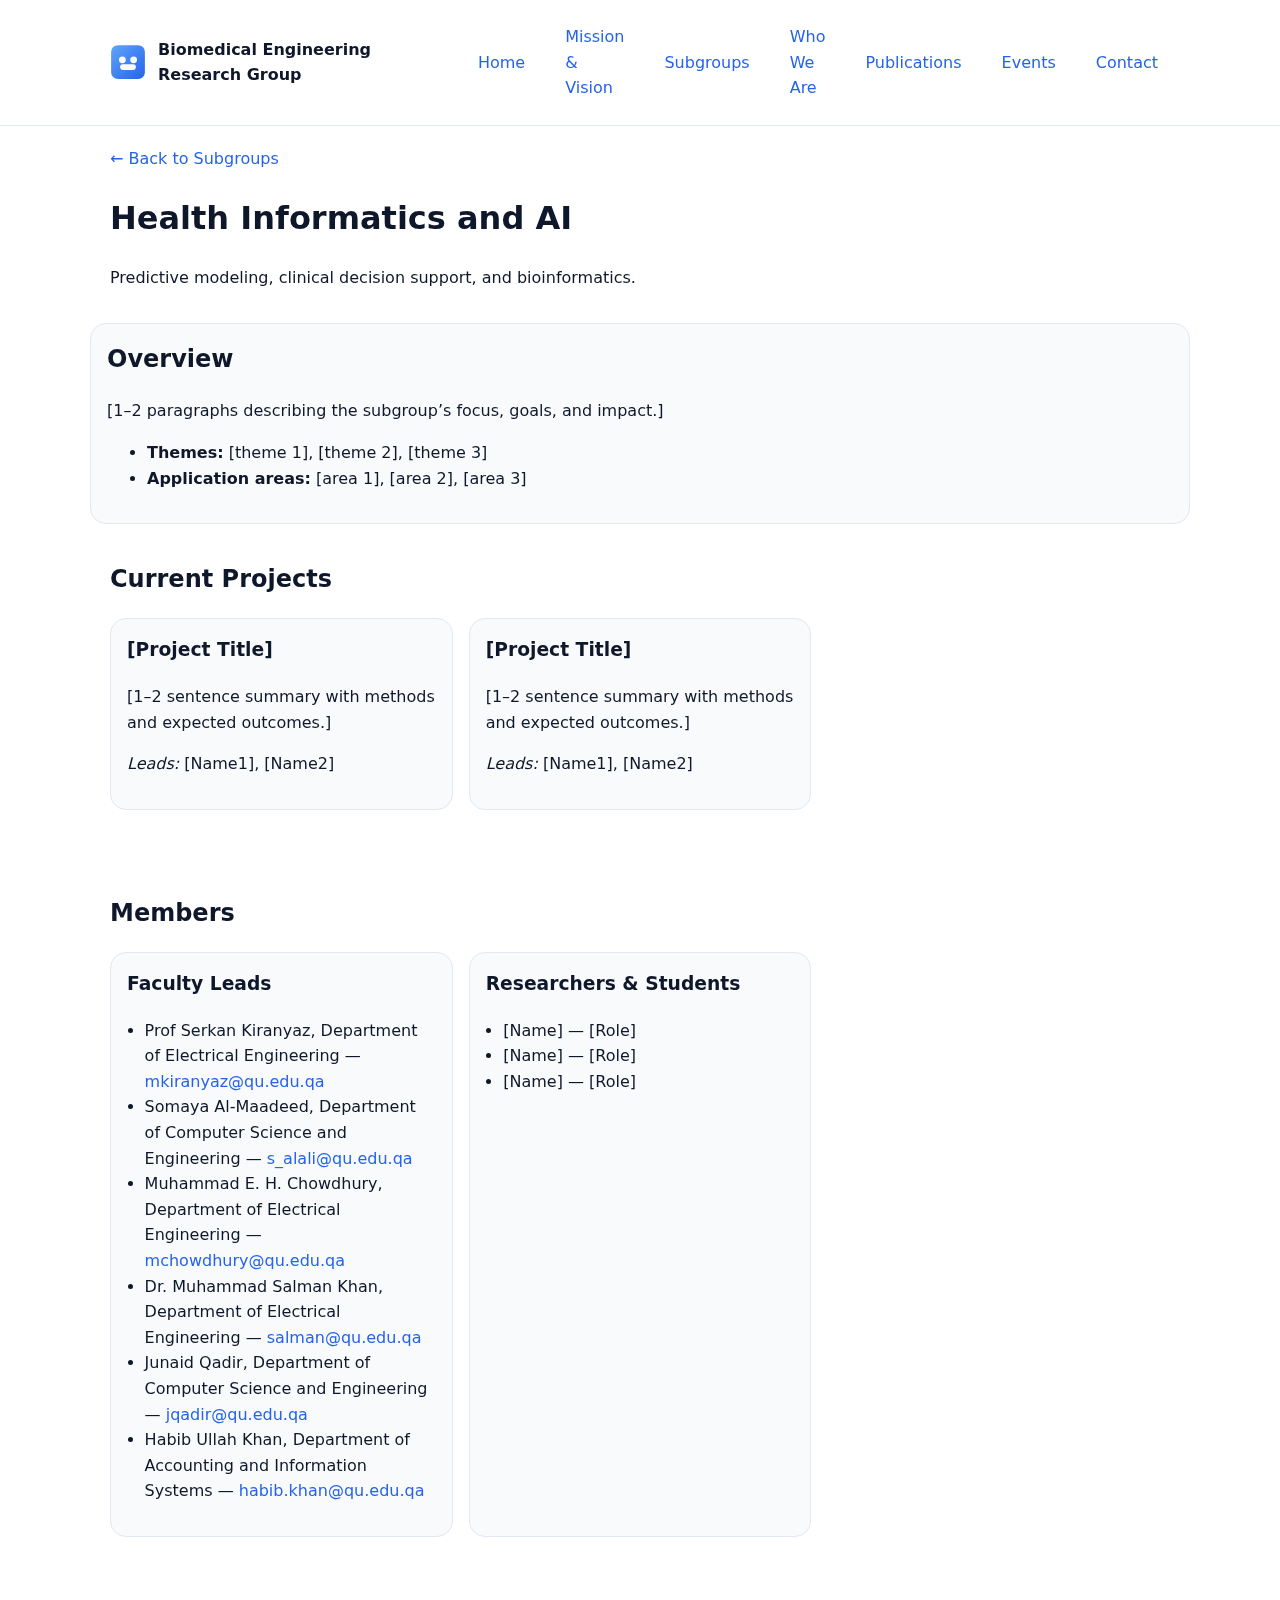
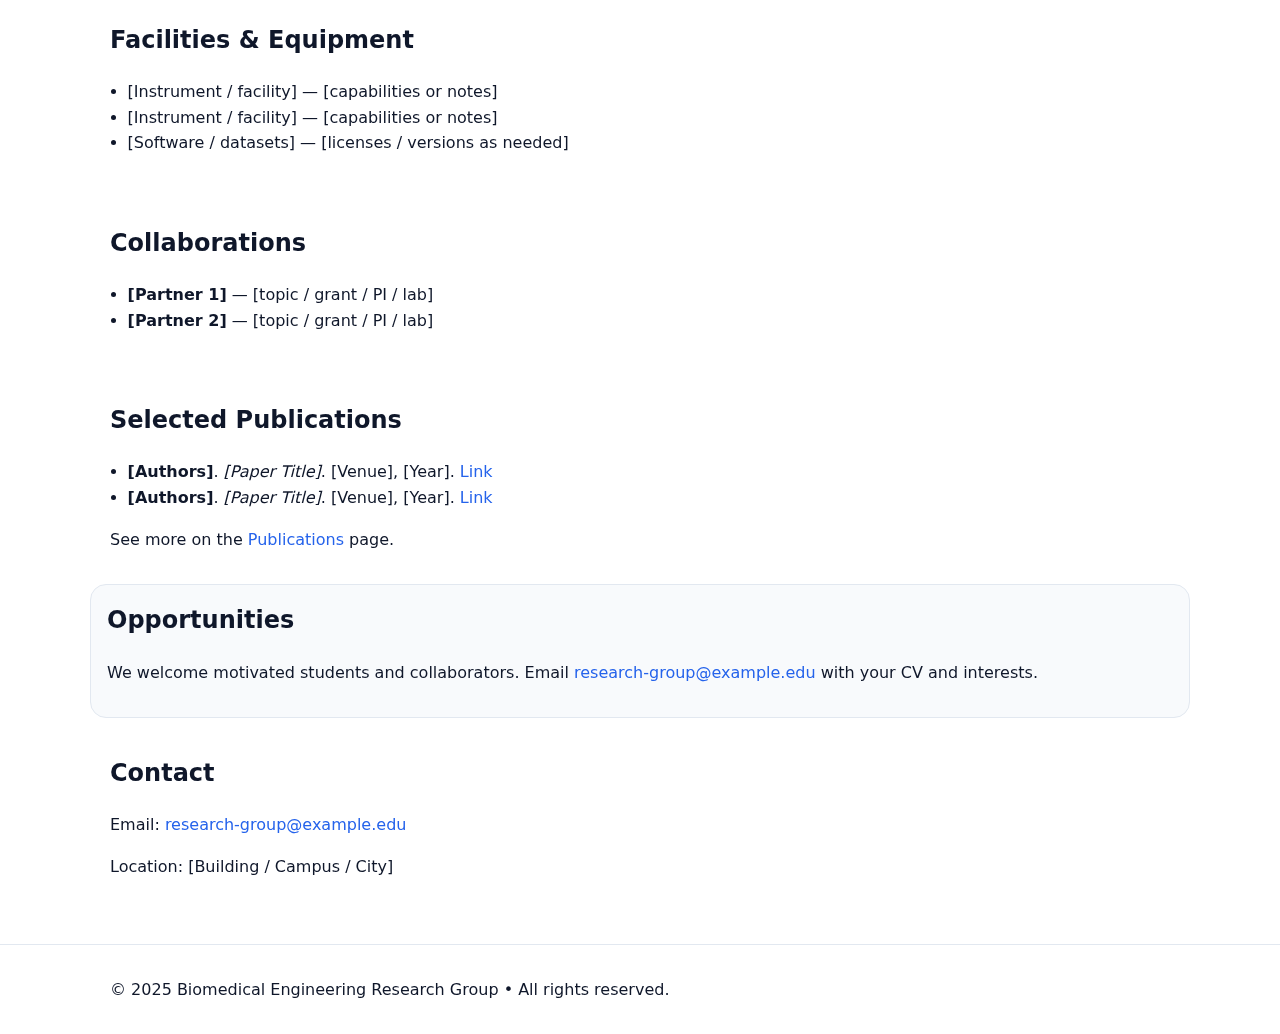
<file: health-informatics-ai.html>
<!DOCTYPE html>
<html lang="en">
<head>
  <meta charset="utf-8">
  <meta name="viewport" content="width=device-width, initial-scale=1">
  <title>Health Informatics and AI • Biomedical Engineering Research Group</title>
  <meta name="description" content="Health Informatics and AI subgroup page">
  <link rel="stylesheet" href="style.css">
  <link rel="icon" href="assets/logo.svg">
</head>
<body>

  <header class="site-header">
    <div class="container nav">
      <a class="brand" href="index.html">
        <img src="assets/logo.svg" alt="Group Logo" class="logo">
        <span>Biomedical Engineering Research Group</span>
      </a>
      <button class="nav-toggle" aria-label="Open Menu" aria-expanded="false">&#9776;</button>
      <nav class="menu">
        <a href="index.html">Home</a> <a href="mission.html">Mission & Vision</a> <a href="subgroups.html" class="active">Subgroups</a> <a href="who-we-are.html">Who We Are</a> <a href="publications.html">Publications</a> <a href="events.html">Events</a> <a href="index.html#contact">Contact</a>
      </nav>
    </div>
  </header>

  <main class="site-main">
    <section class="container">
      <a href="subgroups.html" class="arrow">← Back to Subgroups</a>
      <h1>Health Informatics and AI</h1>
      <p class="lead">Predictive modeling, clinical decision support, and bioinformatics.</p>
    </section>

    <section class="container card">
      <h2 style="margin-top:0">Overview</h2>
      <p>[1–2 paragraphs describing the subgroup’s focus, goals, and impact.]</p>
      <ul>
        <li><strong>Themes:</strong> [theme 1], [theme 2], [theme 3]</li>
        <li><strong>Application areas:</strong> [area 1], [area 2], [area 3]</li>
      </ul>
    </section>

    <section class="container">
      <h2>Current Projects</h2>
      <div class="grid">
        <article class="card">
          <h3>[Project Title]</h3>
          <p>[1–2 sentence summary with methods and expected outcomes.]</p>
          <p class="muted"><em>Leads:</em> [Name1], [Name2]</p>
        </article>
        <article class="card">
          <h3>[Project Title]</h3>
          <p>[1–2 sentence summary with methods and expected outcomes.]</p>
          <p class="muted"><em>Leads:</em> [Name1], [Name2]</p>
        </article>
      </div>
    </section>

    <section class="container">
      <h2>Members</h2>
      <div class="grid">
        <article class="card">
          <h3>Faculty Leads</h3>
          <ul class="news">
            <li>Prof Serkan Kiranyaz,
              Department of Electrical Engineering — <a href="mailto:[email]">mkiranyaz@qu.edu.qa</a></li>
            <li>Somaya Al-Maadeed,
              Department of Computer Science and Engineering — <a href="mailto:[email]">s_alali@qu.edu.qa</a></li>
            <li>Muhammad E. H. Chowdhury,
              Department of Electrical Engineering — <a href="mailto:[email]">mchowdhury@qu.edu.qa</a></li>
            <li>Dr. Muhammad Salman Khan,
              Department of Electrical Engineering — <a href="mailto:[email]">salman@qu.edu.qa</a></li>
            <li>Junaid Qadir,
              Department of Computer Science and Engineering — <a href="mailto:[email]">jqadir@qu.edu.qa</a></li>
            <li>Habib Ullah Khan,
              Department of Accounting and Information Systems — <a href="mailto:[email]">habib.khan@qu.edu.qa</a></li>
          </ul>
        </article>
        <article class="card">
          <h3>Researchers & Students</h3>
          <ul class="news">
            <li>[Name] — [Role]</li>
            <li>[Name] — [Role]</li>
            <li>[Name] — [Role]</li>
          </ul>
        </article>
      </div>
    </section>

    <section class="container">
      <h2>Facilities & Equipment</h2>
      <ul class="news">
        <li>[Instrument / facility] — [capabilities or notes]</li>
        <li>[Instrument / facility] — [capabilities or notes]</li>
        <li>[Software / datasets] — [licenses / versions as needed]</li>
      </ul>
    </section>

    <section class="container">
      <h2>Collaborations</h2>
      <ul class="news">
        <li><strong>[Partner 1]</strong> — [topic / grant / PI / lab]</li>
        <li><strong>[Partner 2]</strong> — [topic / grant / PI / lab]</li>
      </ul>
    </section>

    <section class="container">
      <h2>Selected Publications</h2>
      <ul class="news">
        <li><strong>[Authors]</strong>. <em>[Paper Title]</em>. [Venue], [Year]. <a href="[link]" target="_blank" rel="noopener">Link</a></li>
        <li><strong>[Authors]</strong>. <em>[Paper Title]</em>. [Venue], [Year]. <a href="[link]" target="_blank" rel="noopener">Link</a></li>
      </ul>
      <p>See more on the <a href="publications.html">Publications</a> page.</p>
    </section>

    <section class="container card">
      <h2 style="margin-top:0">Opportunities</h2>
      <p>We welcome motivated students and collaborators. Email <a href="mailto:research-group@example.edu">research-group@example.edu</a> with your CV and interests.</p>
    </section>

    <section class="container">
      <h2>Contact</h2>
      <p>Email: <a href="mailto:research-group@example.edu">research-group@example.edu</a></p>
      <p>Location: [Building / Campus / City]</p>
    </section>
  </main>

  <footer class="site-footer">
    <div class="container">
      <p>© 2025 Biomedical Engineering Research Group • All rights reserved.</p>
    </div>
  </footer>
  <script>
    const toggle = document.querySelector('.nav-toggle');
    const menu = document.querySelector('.menu');
    if(toggle && menu){
      toggle.addEventListener('click', ()=>{
        const open = menu.classList.toggle('open');
        toggle.setAttribute('aria-expanded', open ? 'true' : 'false');
      });
    }
  </script>
</body>
</html>
</file>
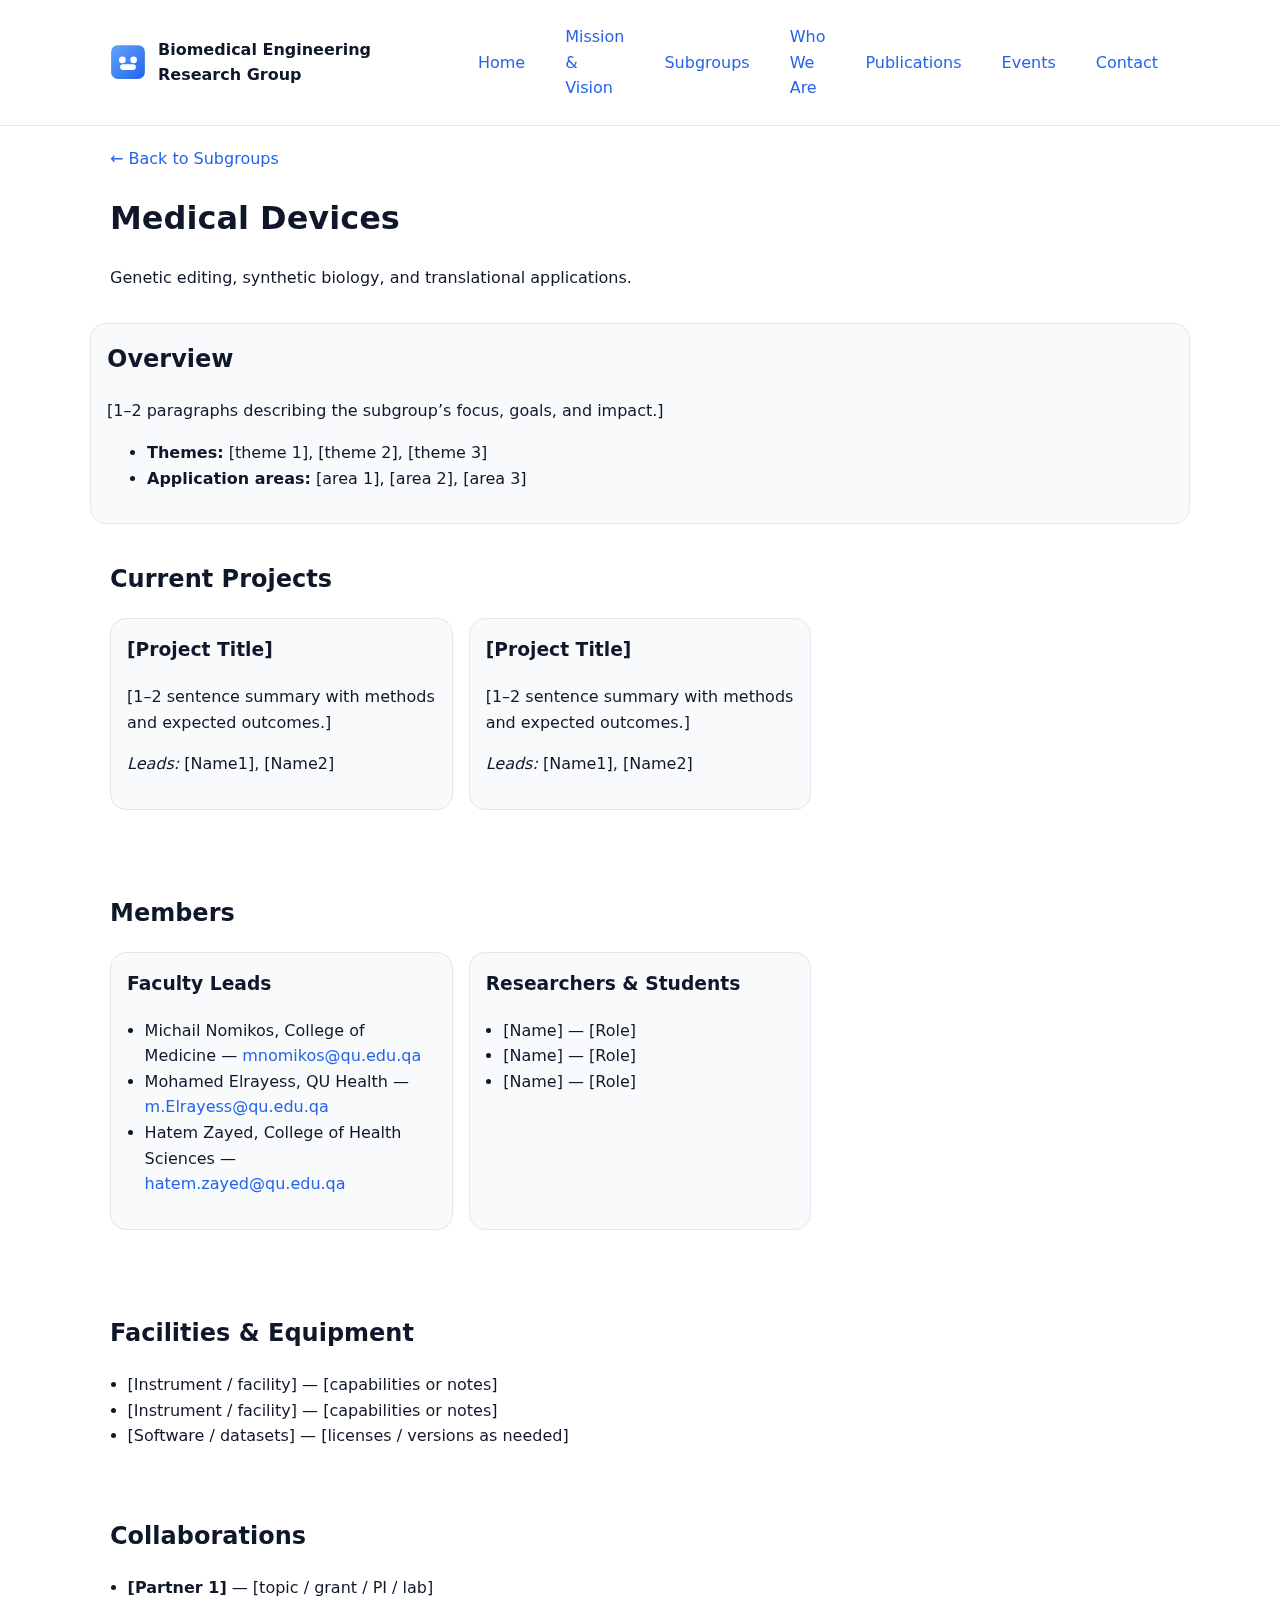
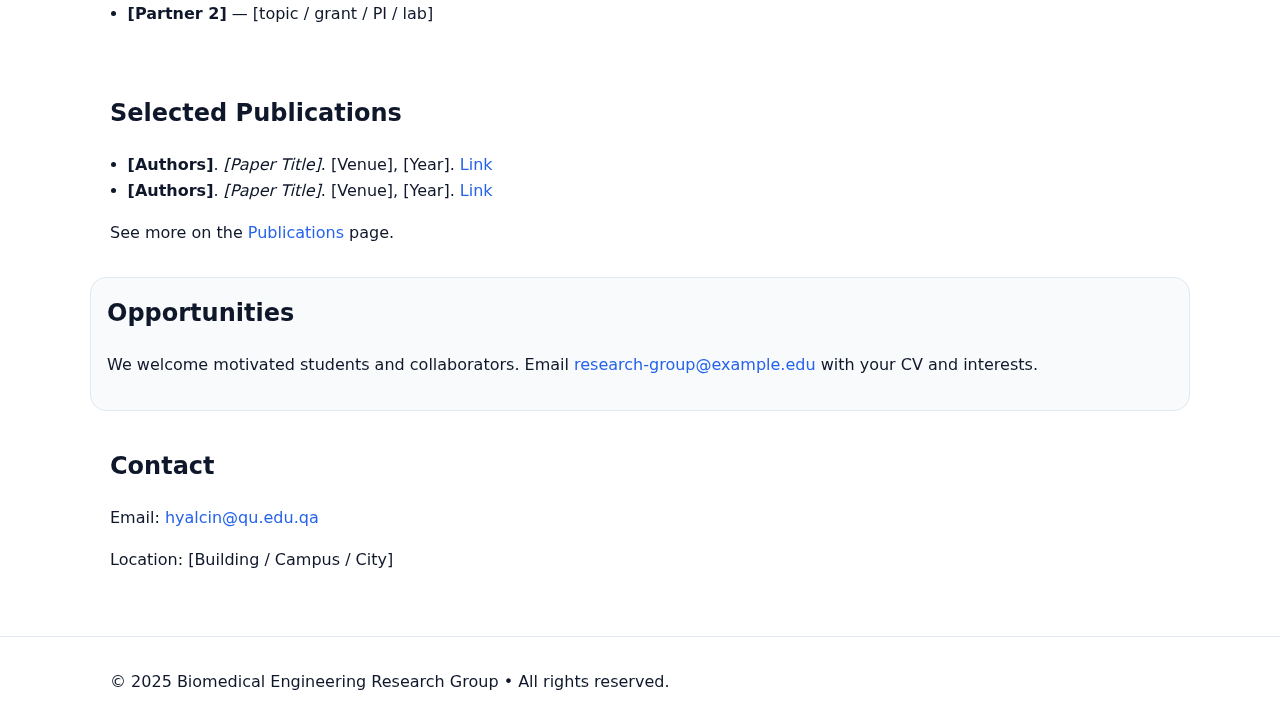
<file: medicaldevices.html>
<!DOCTYPE html>
<html lang="en">
<head>
  <meta charset="utf-8">
  <meta name="viewport" content="width=device-width, initial-scale=1">
  <title>Genetic Engineering • Biomedical Engineering Research Group</title>
  <meta name="description" content="Genetic Engineering subgroup page">
  <link rel="stylesheet" href="style.css">
  <link rel="icon" href="assets/logo.svg">
</head>
<body>

  <header class="site-header">
    <div class="container nav">
      <a class="brand" href="index.html">
        <img src="assets/logo.svg" alt="Group Logo" class="logo">
        <span>Biomedical Engineering Research Group</span>
      </a>
      <button class="nav-toggle" aria-label="Open Menu" aria-expanded="false">&#9776;</button>
      <nav class="menu">
        <a href="index.html">Home</a> <a href="mission.html">Mission & Vision</a> <a href="subgroups.html" class="active">Subgroups</a> <a href="who-we-are.html">Who We Are</a> <a href="publications.html">Publications</a> <a href="events.html">Events</a> <a href="index.html#contact">Contact</a>
      </nav>
    </div>
  </header>

  <main class="site-main">
    <section class="container">
      <a href="subgroups.html" class="arrow">← Back to Subgroups</a>
      <h1>Medical Devices</h1>
      <p class="lead">Genetic editing, synthetic biology, and translational applications.</p>
    </section>

    <section class="container card">
      <h2 style="margin-top:0">Overview</h2>
      <p>[1–2 paragraphs describing the subgroup’s focus, goals, and impact.]</p>
      <ul>
        <li><strong>Themes:</strong> [theme 1], [theme 2], [theme 3]</li>
        <li><strong>Application areas:</strong> [area 1], [area 2], [area 3]</li>
      </ul>
    </section>

    <section class="container">
      <h2>Current Projects</h2>
      <div class="grid">
        <article class="card">
          <h3>[Project Title]</h3>
          <p>[1–2 sentence summary with methods and expected outcomes.]</p>
          <p class="muted"><em>Leads:</em> [Name1], [Name2]</p>
        </article>
        <article class="card">
          <h3>[Project Title]</h3>
          <p>[1–2 sentence summary with methods and expected outcomes.]</p>
          <p class="muted"><em>Leads:</em> [Name1], [Name2]</p>
        </article>
      </div>
    </section>

    <section class="container">
      <h2>Members</h2>
      <div class="grid">
        <article class="card">
          <h3>Faculty Leads</h3>
          <ul class="news">
            <li>Michail Nomikos, College of Medicine — <a href="mailto:[email]">mnomikos@qu.edu.qa</a></li>
            <li>Mohamed Elrayess, QU Health — <a href="mailto:[email]">m.Elrayess@qu.edu.qa</a></li>
            <li>Hatem Zayed, College of Health Sciences — <a href="mailto:[email]">hatem.zayed@qu.edu.qa</a></li>
          </ul>
        </article>
        <article class="card">
          <h3>Researchers & Students</h3>
          <ul class="news">
            <li>[Name] — [Role]</li>
            <li>[Name] — [Role]</li>
            <li>[Name] — [Role]</li>
          </ul>
        </article>
      </div>
    </section>

    <section class="container">
      <h2>Facilities & Equipment</h2>
      <ul class="news">
        <li>[Instrument / facility] — [capabilities or notes]</li>
        <li>[Instrument / facility] — [capabilities or notes]</li>
        <li>[Software / datasets] — [licenses / versions as needed]</li>
      </ul>
    </section>

    <section class="container">
      <h2>Collaborations</h2>
      <ul class="news">
        <li><strong>[Partner 1]</strong> — [topic / grant / PI / lab]</li>
        <li><strong>[Partner 2]</strong> — [topic / grant / PI / lab]</li>
      </ul>
    </section>

    <section class="container">
      <h2>Selected Publications</h2>
      <ul class="news">
        <li><strong>[Authors]</strong>. <em>[Paper Title]</em>. [Venue], [Year]. <a href="[link]" target="_blank" rel="noopener">Link</a></li>
        <li><strong>[Authors]</strong>. <em>[Paper Title]</em>. [Venue], [Year]. <a href="[link]" target="_blank" rel="noopener">Link</a></li>
      </ul>
      <p>See more on the <a href="publications.html">Publications</a> page.</p>
    </section>

    <section class="container card">
      <h2 style="margin-top:0">Opportunities</h2>
      <p>We welcome motivated students and collaborators. Email <a href="mailto:research-group@example.edu">research-group@example.edu</a> with your CV and interests.</p>
    </section>

    <section class="container">
      <h2>Contact</h2>
      <p>Email: <a href="mailto:research-group@example.edu">hyalcin@qu.edu.qa</a></p>
      <p>Location: [Building / Campus / City]</p>
    </section>
  </main>

  <footer class="site-footer">
    <div class="container">
      <p>© 2025 Biomedical Engineering Research Group • All rights reserved.</p>
    </div>
  </footer>
  <script>
    const toggle = document.querySelector('.nav-toggle');
    const menu = document.querySelector('.menu');
    if(toggle && menu){
      toggle.addEventListener('click', ()=>{
        const open = menu.classList.toggle('open');
        toggle.setAttribute('aria-expanded', open ? 'true' : 'false');
      });
    }
  </script>
</body>
</html>
</file>
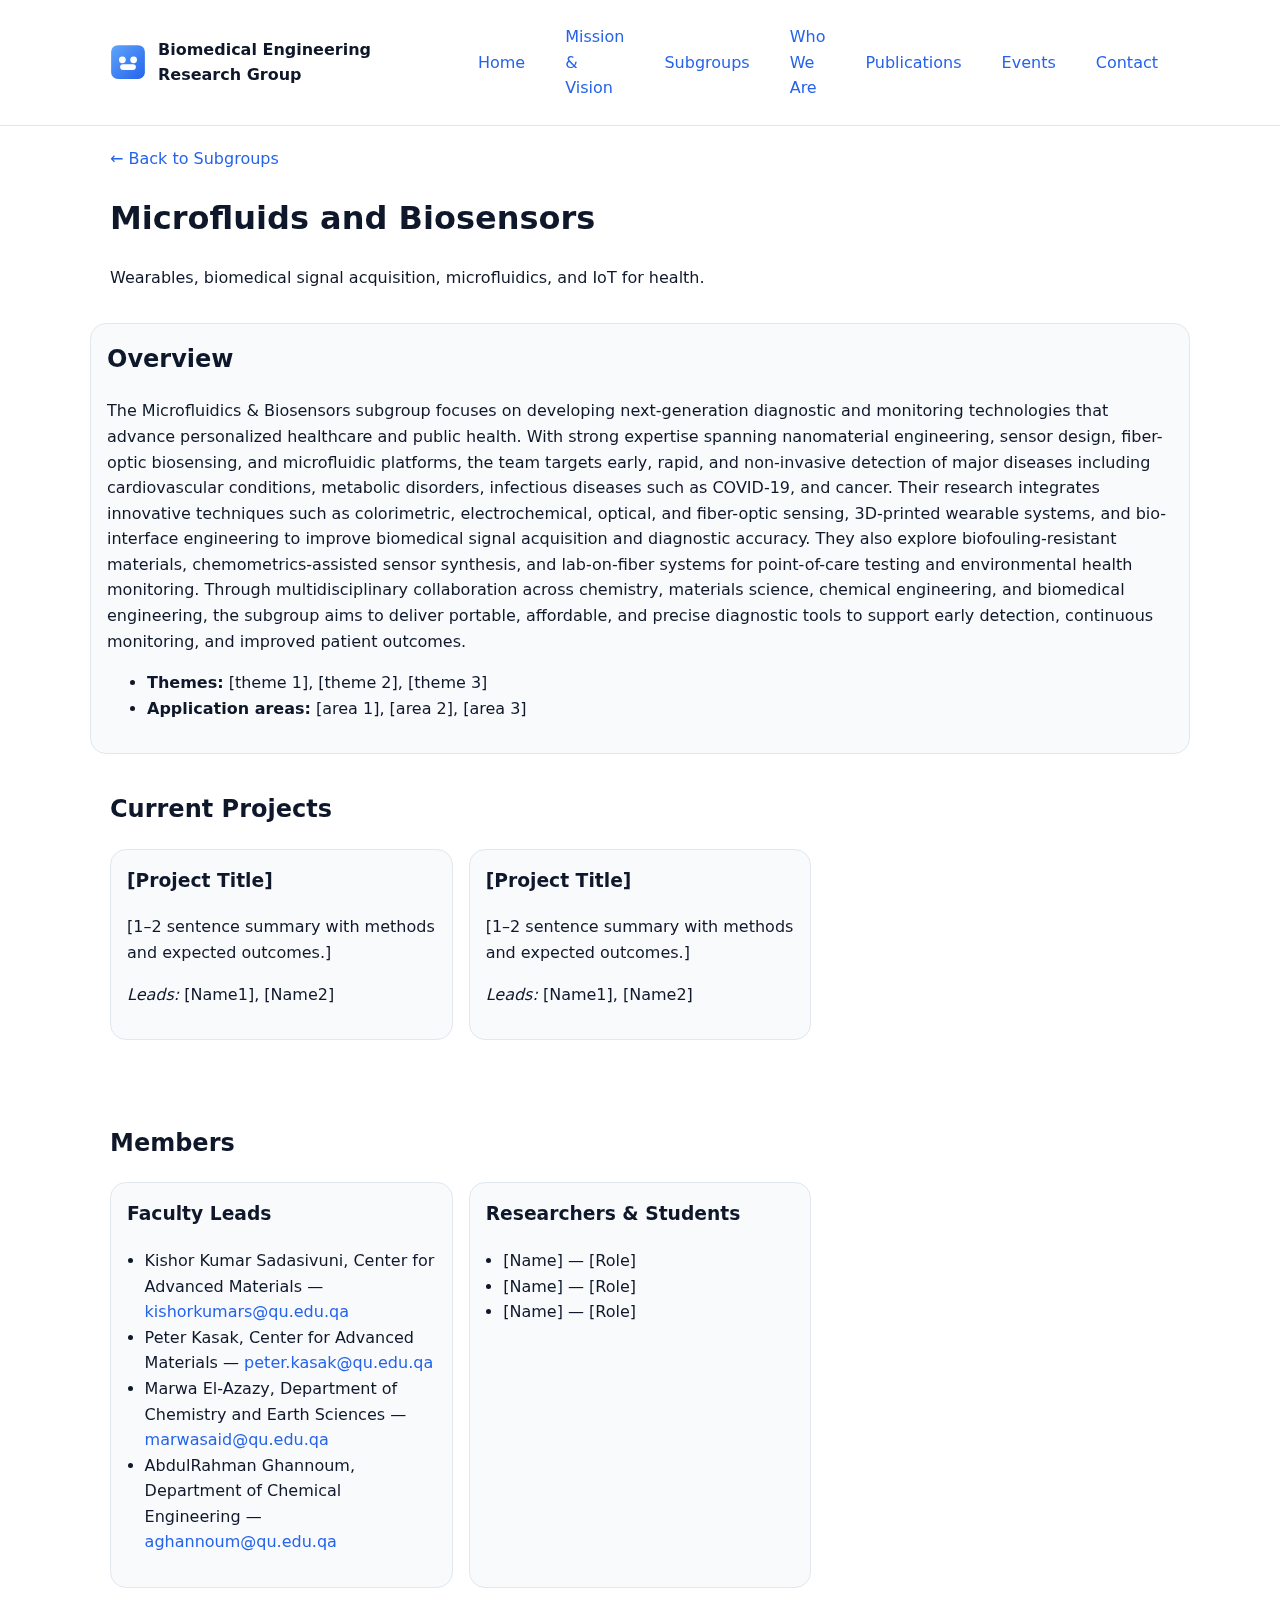
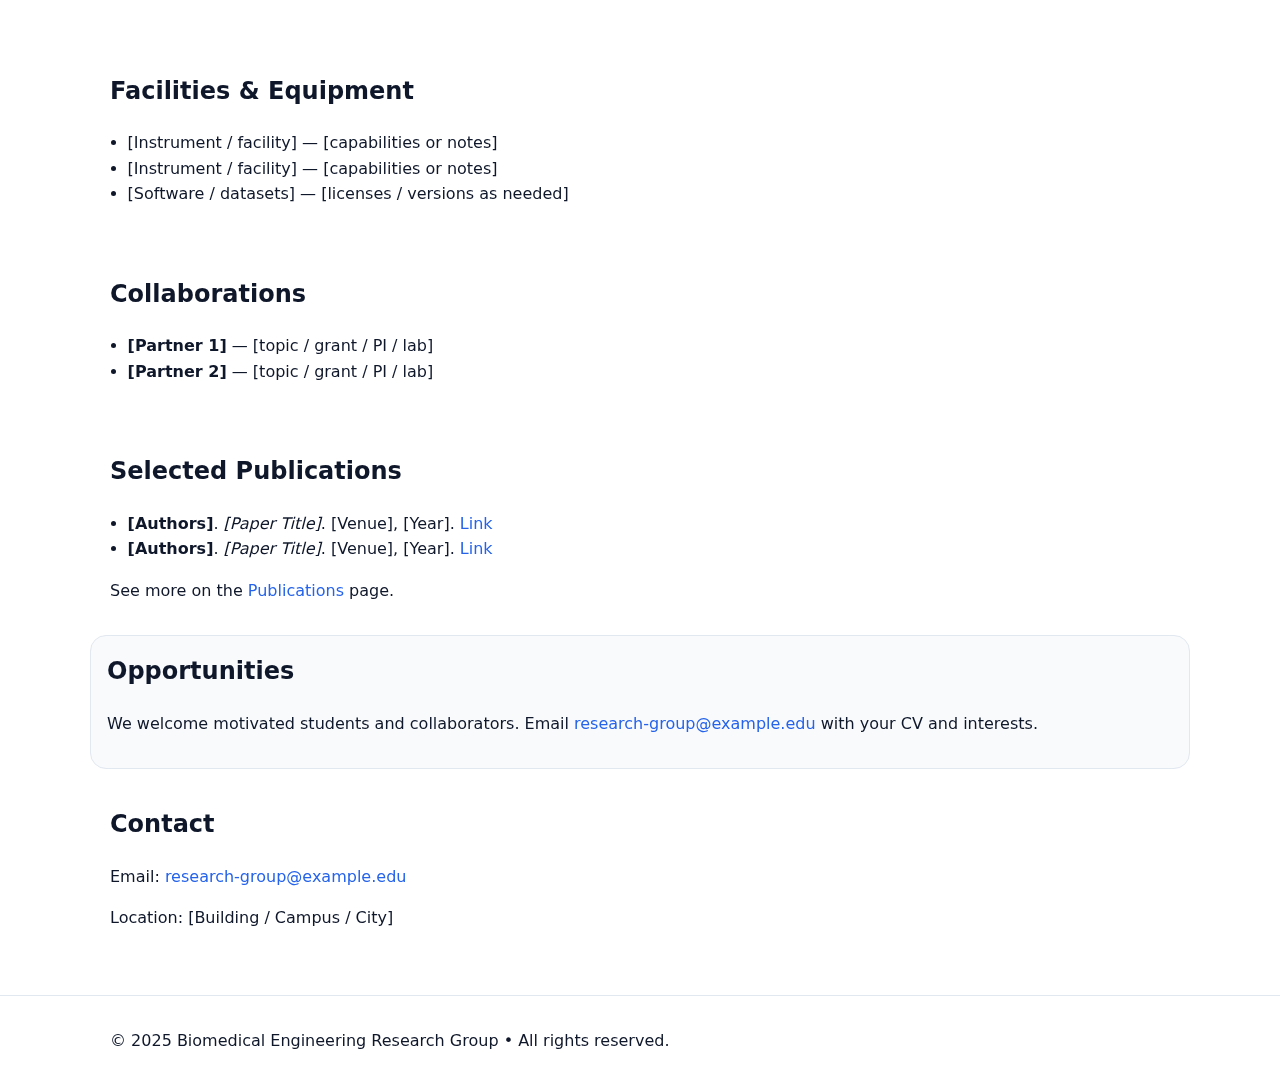
<file: microfluidics-biosensors.html>
<!DOCTYPE html>
<html lang="en">
<head>
  <meta charset="utf-8">
  <meta name="viewport" content="width=device-width, initial-scale=1">
  <title>Microfluids and Biosensors • Biomedical Engineering Research Group</title>
  <meta name="description" content="Microfluids and Biosensors subgroup page">
  <link rel="stylesheet" href="style.css">
  <link rel="icon" href="assets/logo.svg">
</head>
<body>

  <header class="site-header">
    <div class="container nav">
      <a class="brand" href="index.html">
        <img src="assets/logo.svg" alt="Group Logo" class="logo">
        <span>Biomedical Engineering Research Group</span>
      </a>
      <button class="nav-toggle" aria-label="Open Menu" aria-expanded="false">&#9776;</button>
      <nav class="menu">
        <a href="index.html">Home</a> <a href="mission.html">Mission & Vision</a> <a href="subgroups.html" class="active">Subgroups</a> <a href="who-we-are.html">Who We Are</a> <a href="publications.html">Publications</a> <a href="events.html">Events</a> <a href="index.html#contact">Contact</a>
      </nav>
    </div>
  </header>

  <main class="site-main">
    <section class="container">
      <a href="subgroups.html" class="arrow">← Back to Subgroups</a>
      <h1>Microfluids and Biosensors</h1>
      <p class="lead">Wearables, biomedical signal acquisition, microfluidics, and IoT for health.</p>
    </section>

    <section class="container card">
      <h2 style="margin-top:0">Overview</h2>
      <p>The Microfluidics & Biosensors subgroup focuses on developing next-generation diagnostic and monitoring technologies that advance personalized healthcare and public health. With strong expertise spanning nanomaterial engineering, sensor design, fiber-optic biosensing, and microfluidic platforms, the team targets early, rapid, and non-invasive detection of major diseases including cardiovascular conditions, metabolic disorders, infectious diseases such as COVID-19, and cancer.

Their research integrates innovative techniques such as colorimetric, electrochemical, optical, and fiber-optic sensing, 3D-printed wearable systems, and bio-interface engineering to improve biomedical signal acquisition and diagnostic accuracy. They also explore biofouling-resistant materials, chemometrics-assisted sensor synthesis, and lab-on-fiber systems for point-of-care testing and environmental health monitoring.

Through multidisciplinary collaboration across chemistry, materials science, chemical engineering, and biomedical engineering, the subgroup aims to deliver portable, affordable, and precise diagnostic tools to support early detection, continuous monitoring, and improved patient outcomes.</p>
      <ul>
        <li><strong>Themes:</strong> [theme 1], [theme 2], [theme 3]</li>
        <li><strong>Application areas:</strong> [area 1], [area 2], [area 3]</li>
      </ul>
    </section>

    <section class="container">
      <h2>Current Projects</h2>
      <div class="grid">
        <article class="card">
          <h3>[Project Title]</h3>
          <p>[1–2 sentence summary with methods and expected outcomes.]</p>
          <p class="muted"><em>Leads:</em> [Name1], [Name2]</p>
        </article>
        <article class="card">
          <h3>[Project Title]</h3>
          <p>[1–2 sentence summary with methods and expected outcomes.]</p>
          <p class="muted"><em>Leads:</em> [Name1], [Name2]</p>
        </article>
      </div>
    </section>

    <section class="container">
      <h2>Members</h2>
      <div class="grid">
        <article class="card">
          <h3>Faculty Leads</h3>
          <ul class="news">
            <li>Kishor Kumar Sadasivuni, Center for Advanced Materials — <a href="mailto:[email]">kishorkumars@qu.edu.qa</a></li>
            <li>Peter Kasak, Center for Advanced Materials — <a href="mailto:[email]">peter.kasak@qu.edu.qa</a></li>
            <li>Marwa El-Azazy, Department of Chemistry and Earth Sciences — <a href="mailto:[email]">marwasaid@qu.edu.qa</a></li>
            <li>AbdulRahman Ghannoum, Department of Chemical Engineering — <a href="mailto:[email]">aghannoum@qu.edu.qa</a></li>
          </ul>
        </article>
        <article class="card">
          <h3>Researchers & Students</h3>
          <ul class="news">
            <li>[Name] — [Role]</li>
            <li>[Name] — [Role]</li>
            <li>[Name] — [Role]</li>
          </ul>
        </article>
      </div>
    </section>

    <section class="container">
      <h2>Facilities & Equipment</h2>
      <ul class="news">
        <li>[Instrument / facility] — [capabilities or notes]</li>
        <li>[Instrument / facility] — [capabilities or notes]</li>
        <li>[Software / datasets] — [licenses / versions as needed]</li>
      </ul>
    </section>

    <section class="container">
      <h2>Collaborations</h2>
      <ul class="news">
        <li><strong>[Partner 1]</strong> — [topic / grant / PI / lab]</li>
        <li><strong>[Partner 2]</strong> — [topic / grant / PI / lab]</li>
      </ul>
    </section>

    <section class="container">
      <h2>Selected Publications</h2>
      <ul class="news">
        <li><strong>[Authors]</strong>. <em>[Paper Title]</em>. [Venue], [Year]. <a href="[link]" target="_blank" rel="noopener">Link</a></li>
        <li><strong>[Authors]</strong>. <em>[Paper Title]</em>. [Venue], [Year]. <a href="[link]" target="_blank" rel="noopener">Link</a></li>
      </ul>
      <p>See more on the <a href="publications.html">Publications</a> page.</p>
    </section>

    <section class="container card">
      <h2 style="margin-top:0">Opportunities</h2>
      <p>We welcome motivated students and collaborators. Email <a href="mailto:research-group@example.edu">research-group@example.edu</a> with your CV and interests.</p>
    </section>

    <section class="container">
      <h2>Contact</h2>
      <p>Email: <a href="mailto:research-group@example.edu">research-group@example.edu</a></p>
      <p>Location: [Building / Campus / City]</p>
    </section>
  </main>

  <footer class="site-footer">
    <div class="container">
      <p>© 2025 Biomedical Engineering Research Group • All rights reserved.</p>
    </div>
  </footer>
  <script>
    const toggle = document.querySelector('.nav-toggle');
    const menu = document.querySelector('.menu');
    if(toggle && menu){
      toggle.addEventListener('click', ()=>{
        const open = menu.classList.toggle('open');
        toggle.setAttribute('aria-expanded', open ? 'true' : 'false');
      });
    }
  </script>
</body>
</html>
</file>
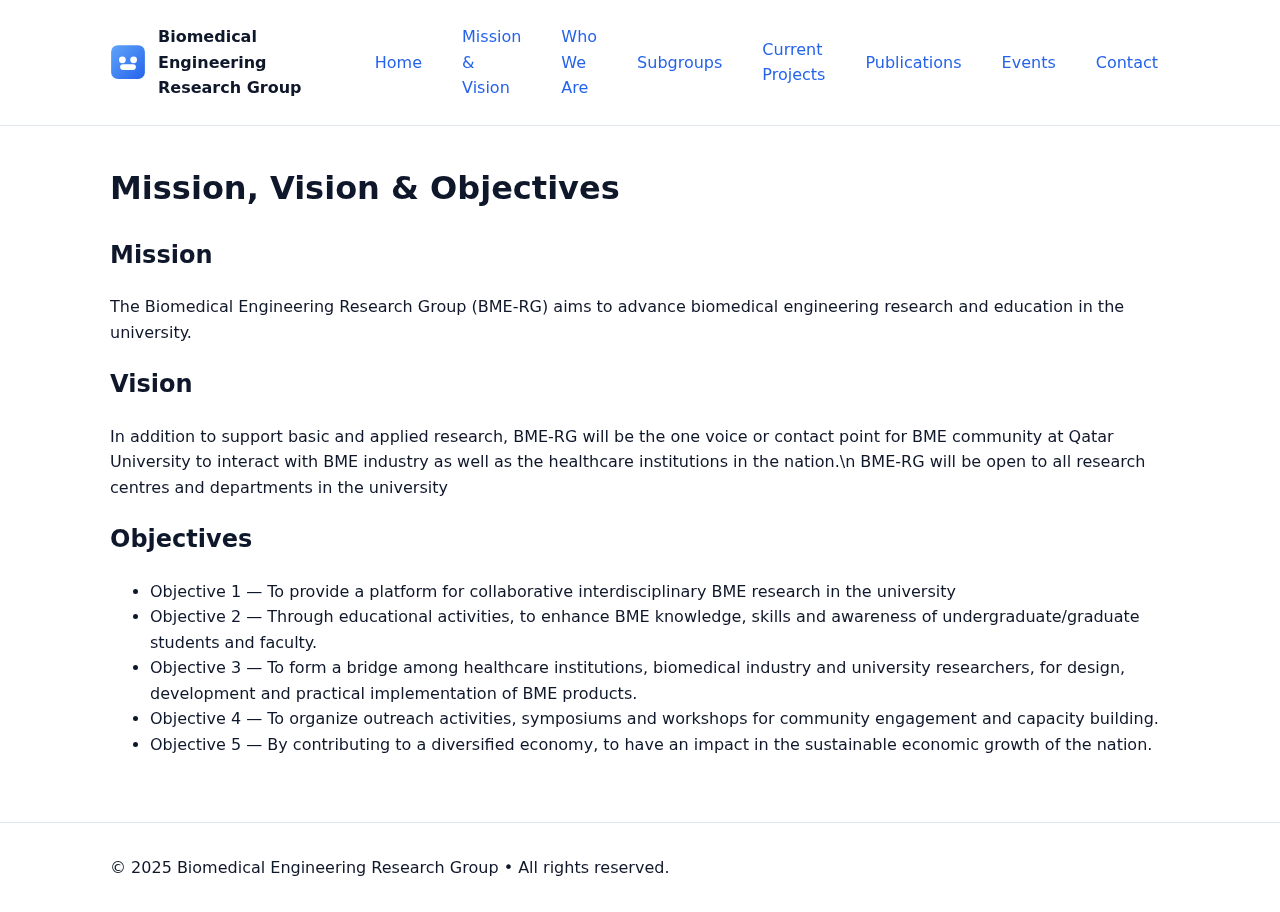
<file: mission.html>
<!DOCTYPE html>
<html lang="en">
<head>
  <meta charset="utf-8">
  <meta name="viewport" content="width=device-width, initial-scale=1">
  <title>Mission & Vision • Biomedical Engineering Research Group</title>
  <meta name="description" content="Biomedical Engineering Research Group">
  <link rel="stylesheet" href="style.css">
  <link rel="icon" href="assets/logo.svg">
</head>
<body>
  <header class="site-header">
    <div class="container nav">
      <a class="brand" href="index.html">
        <img src="assets/logo.svg" alt="Group Logo" class="logo">
        <span>Biomedical Engineering Research Group</span>
      </a>
      <button class="nav-toggle" aria-label="Open Menu" aria-expanded="false">&#9776;</button>
      <nav class="menu">
        <a href="index.html">Home</a>
        <a href="mission.html">Mission & Vision</a>
        <a href="whoweare.html">Who We Are</a>
        <a href="subgroups.html">Subgroups</a>
        <a href="currentprojects.html">Current Projects</a>
        <a href="publications.html">Publications</a>
        <a href="events.html">Events</a>
        <a href="#contact">Contact</a>
      </nav>
    </div>
  </header>
  <main class="site-main">

<section class="container">
  <h1>Mission, Vision & Objectives</h1>
  <h2>Mission</h2>
  <p>The Biomedical Engineering Research Group (BME-RG) aims to advance biomedical engineering research and education in the university.</p>

  <h2>Vision</h2>
  <p>In addition to support basic and applied research, BME-RG will be the one voice or contact point for BME community at Qatar University to interact with BME industry as well as the healthcare institutions in the nation.\n 
    BME-RG will be open to all research centres and departments in the university</p>

  <h2>Objectives</h2>
  <ul>
    <li>Objective 1 — To provide a platform for collaborative interdisciplinary BME research in the university</li>
    <li>Objective 2 — Through educational activities, to enhance BME knowledge, skills and awareness of
      undergraduate/graduate students and faculty.</li>
    <li>Objective 3 — To form a bridge among healthcare institutions, biomedical industry and university
      researchers, for design, development and practical implementation of BME products.</li>
    <li>Objective 4 — To organize outreach activities, symposiums and workshops for community engagement
      and capacity building.</li>
    <li>Objective 5 — By contributing to a diversified economy, to have an impact in the sustainable economic
      growth of the nation.</li>
  </ul>
</section>

  </main>
  <footer class="site-footer">
    <div class="container">
      <p>© 2025 Biomedical Engineering Research Group • All rights reserved.</p>
    </div>
  </footer>
  <script src="script.js"></script>
</body>
</html>
</file>
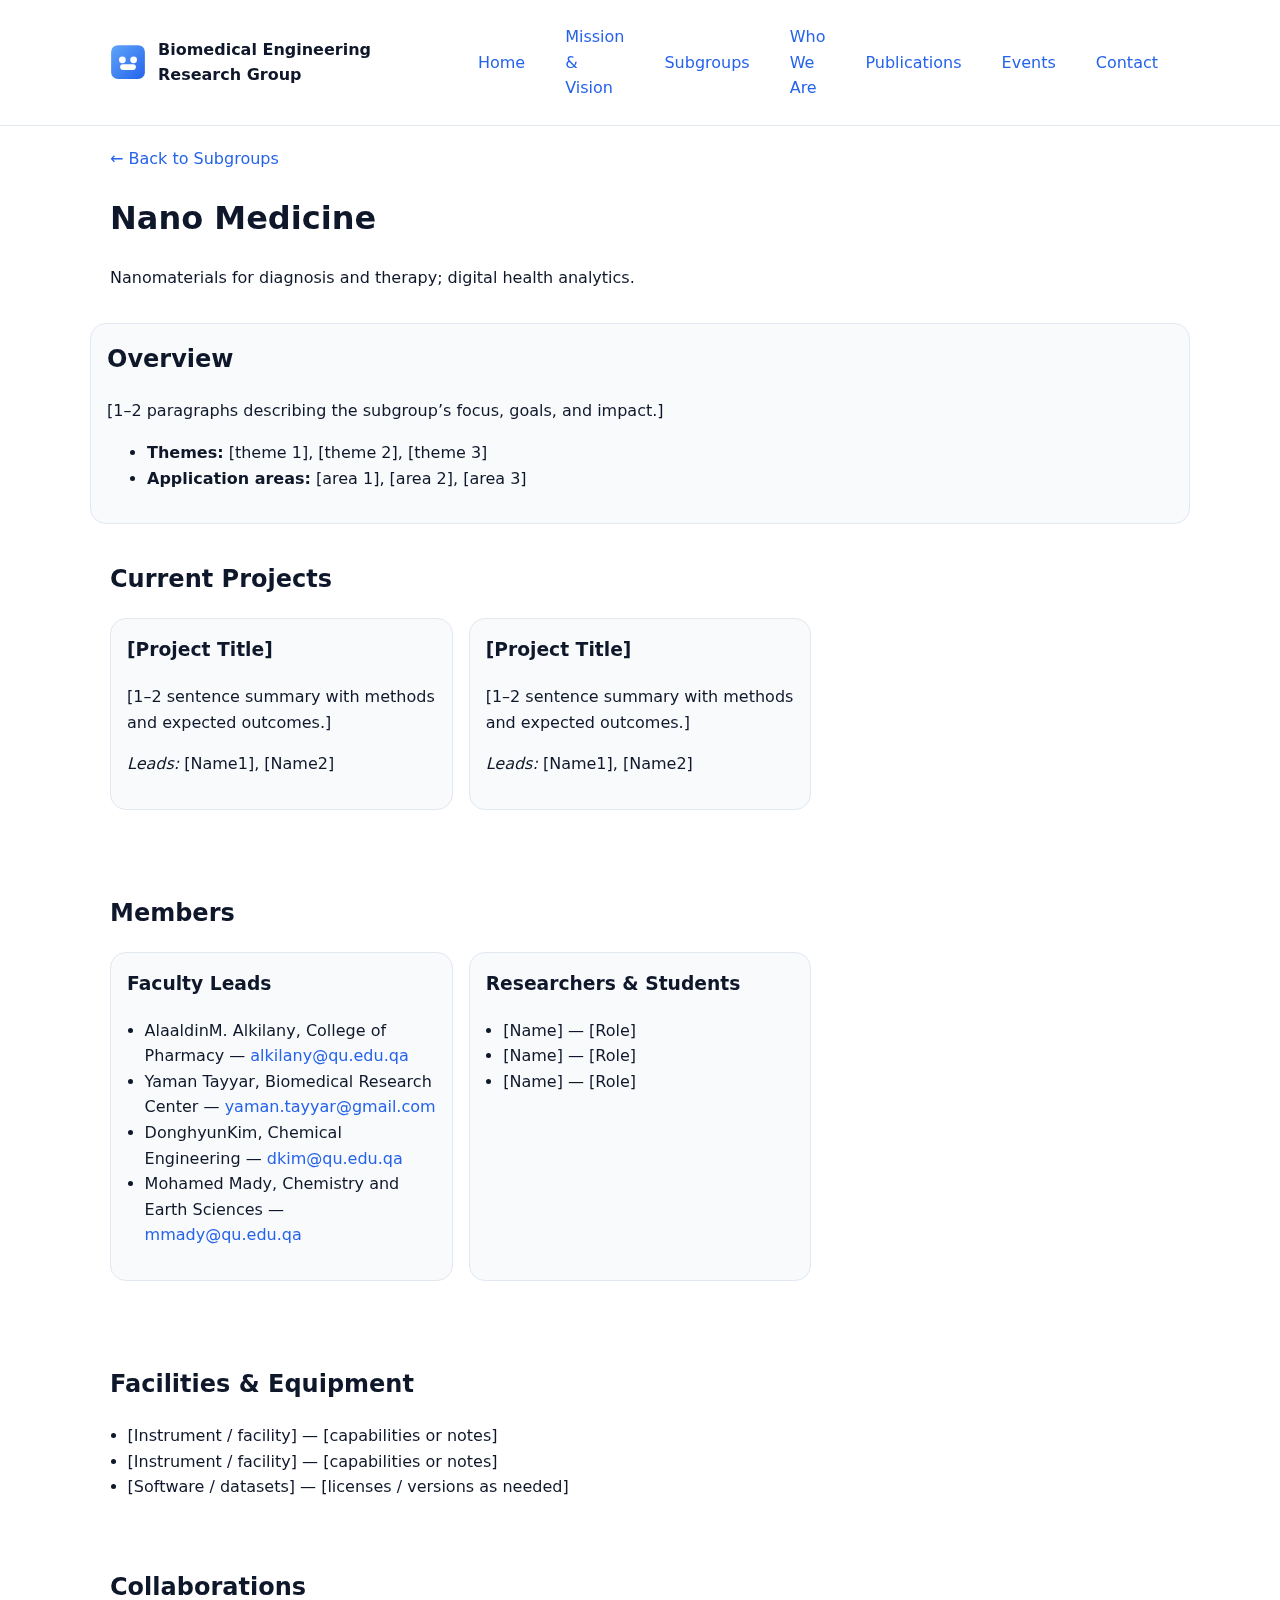
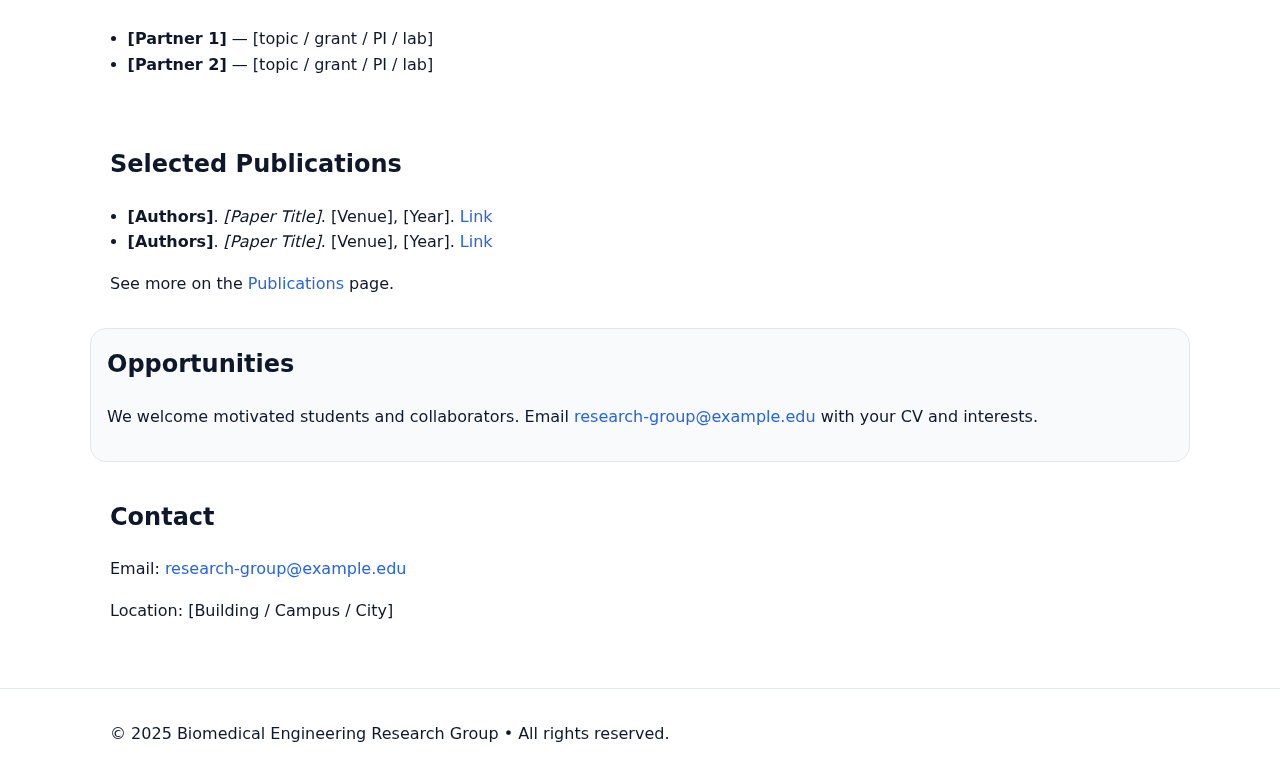
<file: nano-medicine.html>
<!DOCTYPE html>
<html lang="en">
<head>
  <meta charset="utf-8">
  <meta name="viewport" content="width=device-width, initial-scale=1">
  <title>Nano Medicine • Biomedical Engineering Research Group</title>
  <meta name="description" content="Nano Medicine subgroup page">
  <link rel="stylesheet" href="style.css">
  <link rel="icon" href="assets/logo.svg">
</head>
<body>

  <header class="site-header">
    <div class="container nav">
      <a class="brand" href="index.html">
        <img src="assets/logo.svg" alt="Group Logo" class="logo">
        <span>Biomedical Engineering Research Group</span>
      </a>
      <button class="nav-toggle" aria-label="Open Menu" aria-expanded="false">&#9776;</button>
      <nav class="menu">
        <a href="index.html">Home</a> <a href="mission.html">Mission & Vision</a> <a href="subgroups.html" class="active">Subgroups</a> <a href="who-we-are.html">Who We Are</a> <a href="publications.html">Publications</a> <a href="events.html">Events</a> <a href="index.html#contact">Contact</a>
      </nav>
    </div>
  </header>

  <main class="site-main">
    <section class="container">
      <a href="subgroups.html" class="arrow">← Back to Subgroups</a>
      <h1>Nano Medicine</h1>
      <p class="lead">Nanomaterials for diagnosis and therapy; digital health analytics.</p>
    </section>

    <section class="container card">
      <h2 style="margin-top:0">Overview</h2>
      <p>[1–2 paragraphs describing the subgroup’s focus, goals, and impact.]</p>
      <ul>
        <li><strong>Themes:</strong> [theme 1], [theme 2], [theme 3]</li>
        <li><strong>Application areas:</strong> [area 1], [area 2], [area 3]</li>
      </ul>
    </section>

    <section class="container">
      <h2>Current Projects</h2>
      <div class="grid">
        <article class="card">
          <h3>[Project Title]</h3>
          <p>[1–2 sentence summary with methods and expected outcomes.]</p>
          <p class="muted"><em>Leads:</em> [Name1], [Name2]</p>
        </article>
        <article class="card">
          <h3>[Project Title]</h3>
          <p>[1–2 sentence summary with methods and expected outcomes.]</p>
          <p class="muted"><em>Leads:</em> [Name1], [Name2]</p>
        </article>
      </div>
    </section>

    <section class="container">
      <h2>Members</h2>
      <div class="grid">
        <article class="card">
          <h3>Faculty Leads</h3>
          <ul class="news">
            <li>AlaaldinM. Alkilany, College of Pharmacy — <a href="mailto:[email]">alkilany@qu.edu.qa</a></li>
            <li>Yaman Tayyar, Biomedical Research Center — <a href="mailto:[email]">yaman.tayyar@gmail.com</a></li>
            <li>DonghyunKim, Chemical Engineering — <a href="mailto:[email]">dkim@qu.edu.qa</a></li>
            <li>Mohamed Mady, Chemistry and Earth Sciences — <a href="mailto:[email]">mmady@qu.edu.qa</a></li>
          </ul>
        </article>
        <article class="card">
          <h3>Researchers & Students</h3>
          <ul class="news">
            <li>[Name] — [Role]</li>
            <li>[Name] — [Role]</li>
            <li>[Name] — [Role]</li>
          </ul>
        </article>
      </div>
    </section>

    <section class="container">
      <h2>Facilities & Equipment</h2>
      <ul class="news">
        <li>[Instrument / facility] — [capabilities or notes]</li>
        <li>[Instrument / facility] — [capabilities or notes]</li>
        <li>[Software / datasets] — [licenses / versions as needed]</li>
      </ul>
    </section>

    <section class="container">
      <h2>Collaborations</h2>
      <ul class="news">
        <li><strong>[Partner 1]</strong> — [topic / grant / PI / lab]</li>
        <li><strong>[Partner 2]</strong> — [topic / grant / PI / lab]</li>
      </ul>
    </section>

    <section class="container">
      <h2>Selected Publications</h2>
      <ul class="news">
        <li><strong>[Authors]</strong>. <em>[Paper Title]</em>. [Venue], [Year]. <a href="[link]" target="_blank" rel="noopener">Link</a></li>
        <li><strong>[Authors]</strong>. <em>[Paper Title]</em>. [Venue], [Year]. <a href="[link]" target="_blank" rel="noopener">Link</a></li>
      </ul>
      <p>See more on the <a href="publications.html">Publications</a> page.</p>
    </section>

    <section class="container card">
      <h2 style="margin-top:0">Opportunities</h2>
      <p>We welcome motivated students and collaborators. Email <a href="mailto:research-group@example.edu">research-group@example.edu</a> with your CV and interests.</p>
    </section>

    <section class="container">
      <h2>Contact</h2>
      <p>Email: <a href="mailto:research-group@example.edu">research-group@example.edu</a></p>
      <p>Location: [Building / Campus / City]</p>
    </section>
  </main>

  <footer class="site-footer">
    <div class="container">
      <p>© 2025 Biomedical Engineering Research Group • All rights reserved.</p>
    </div>
  </footer>
  <script>
    const toggle = document.querySelector('.nav-toggle');
    const menu = document.querySelector('.menu');
    if(toggle && menu){
      toggle.addEventListener('click', ()=>{
        const open = menu.classList.toggle('open');
        toggle.setAttribute('aria-expanded', open ? 'true' : 'false');
      });
    }
  </script>
</body>
</html>
</file>
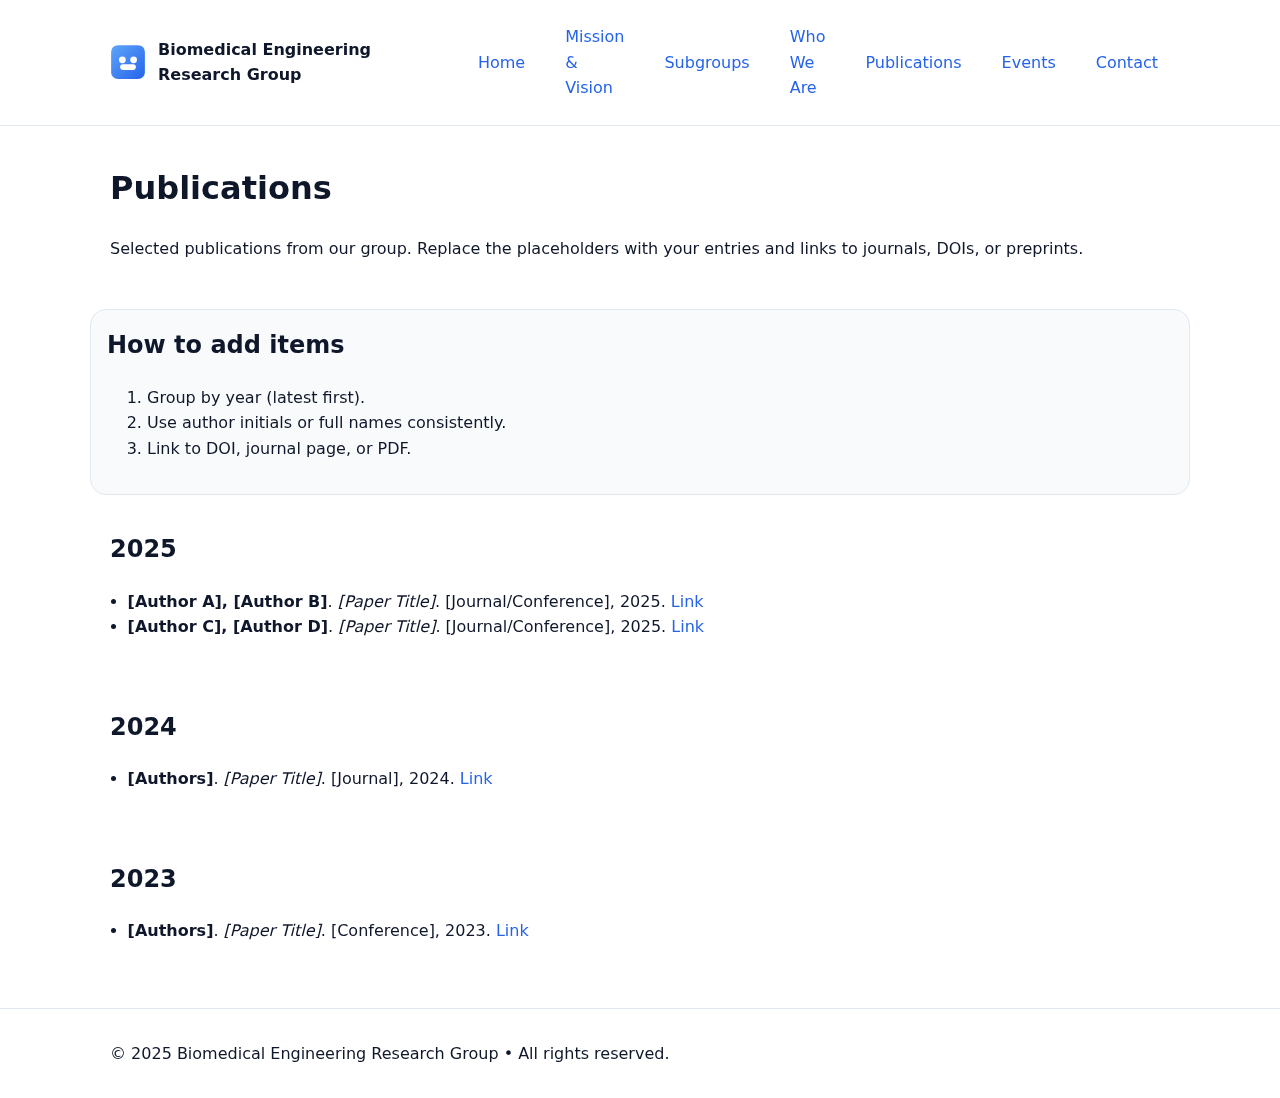
<file: publications.html>
<!DOCTYPE html>
<html lang="en">
<head>
  <meta charset="utf-8">
  <meta name="viewport" content="width=device-width, initial-scale=1">
  <title>Publications • Biomedical Engineering Research Group</title>
  <meta name="description" content="Publications from the Biomedical Engineering Research Group">
  <link rel="stylesheet" href="style.css">
  <link rel="icon" href="assets/logo.svg">
</head>
<body>

  <header class="site-header">
    <div class="container nav">
      <a class="brand" href="index.html">
        <img src="assets/logo.svg" alt="Group Logo" class="logo">
        <span>Biomedical Engineering Research Group</span>
      </a>
      <button class="nav-toggle" aria-label="Open Menu" aria-expanded="false">&#9776;</button>
      <nav class="menu">
        <a href="index.html">Home</a> <a href="mission.html">Mission & Vision</a> <a href="subgroups.html">Subgroups</a> <a href="who-we-are.html">Who We Are</a> <a href="publications.html" class="active">Publications</a> <a href="events.html">Events</a> <a href="index.html#contact">Contact</a>
      </nav>
    </div>
  </header>

  <main class="site-main">
    <section class="container">
      <h1>Publications</h1>
      <p class="lead">Selected publications from our group. Replace the placeholders with your entries and links to journals, DOIs, or preprints.</p>
    </section>

    <section class="container card" style="margin-top:1rem">
      <h2 style="margin-top:0">How to add items</h2>
      <ol>
        <li>Group by year (latest first).</li>
        <li>Use author initials or full names consistently.</li>
        <li>Link to DOI, journal page, or PDF.</li>
      </ol>
    </section>

    <section class="container" aria-labelledby="y2025">
      <h2 id="y2025">2025</h2>
      <ul class="news">
        <li>
          <strong>[Author A], [Author B]</strong>. <em>[Paper Title]</em>. [Journal/Conference], 2025. 
          <a href="[DOI-or-PDF-link]" target="_blank" rel="noopener">Link</a>
        </li>
        <li>
          <strong>[Author C], [Author D]</strong>. <em>[Paper Title]</em>. [Journal/Conference], 2025. 
          <a href="[DOI-or-PDF-link]" target="_blank" rel="noopener">Link</a>
        </li>
      </ul>
    </section>

    <section class="container" aria-labelledby="y2024">
      <h2 id="y2024">2024</h2>
      <ul class="news">
        <li>
          <strong>[Authors]</strong>. <em>[Paper Title]</em>. [Journal], 2024. 
          <a href="[DOI-or-PDF-link]" target="_blank" rel="noopener">Link</a>
        </li>
      </ul>
    </section>

    <section class="container" aria-labelledby="y2023">
      <h2 id="y2023">2023</h2>
      <ul class="news">
        <li>
          <strong>[Authors]</strong>. <em>[Paper Title]</em>. [Conference], 2023. 
          <a href="[DOI-or-PDF-link]" target="_blank" rel="noopener">Link</a>
        </li>
      </ul>
    </section>
  </main>

  <footer class="site-footer">
    <div class="container">
      <p>© 2025 Biomedical Engineering Research Group • All rights reserved.</p>
    </div>
  </footer>
  <script>
    const toggle = document.querySelector('.nav-toggle');
    const menu = document.querySelector('.menu');
    if(toggle && menu){ toggle.addEventListener('click', ()=>{ 
      const open = menu.classList.toggle('open'); 
      toggle.setAttribute('aria-expanded', open ? 'true' : 'false'); 
    });}
  </script>
</body>
</html>
</file>
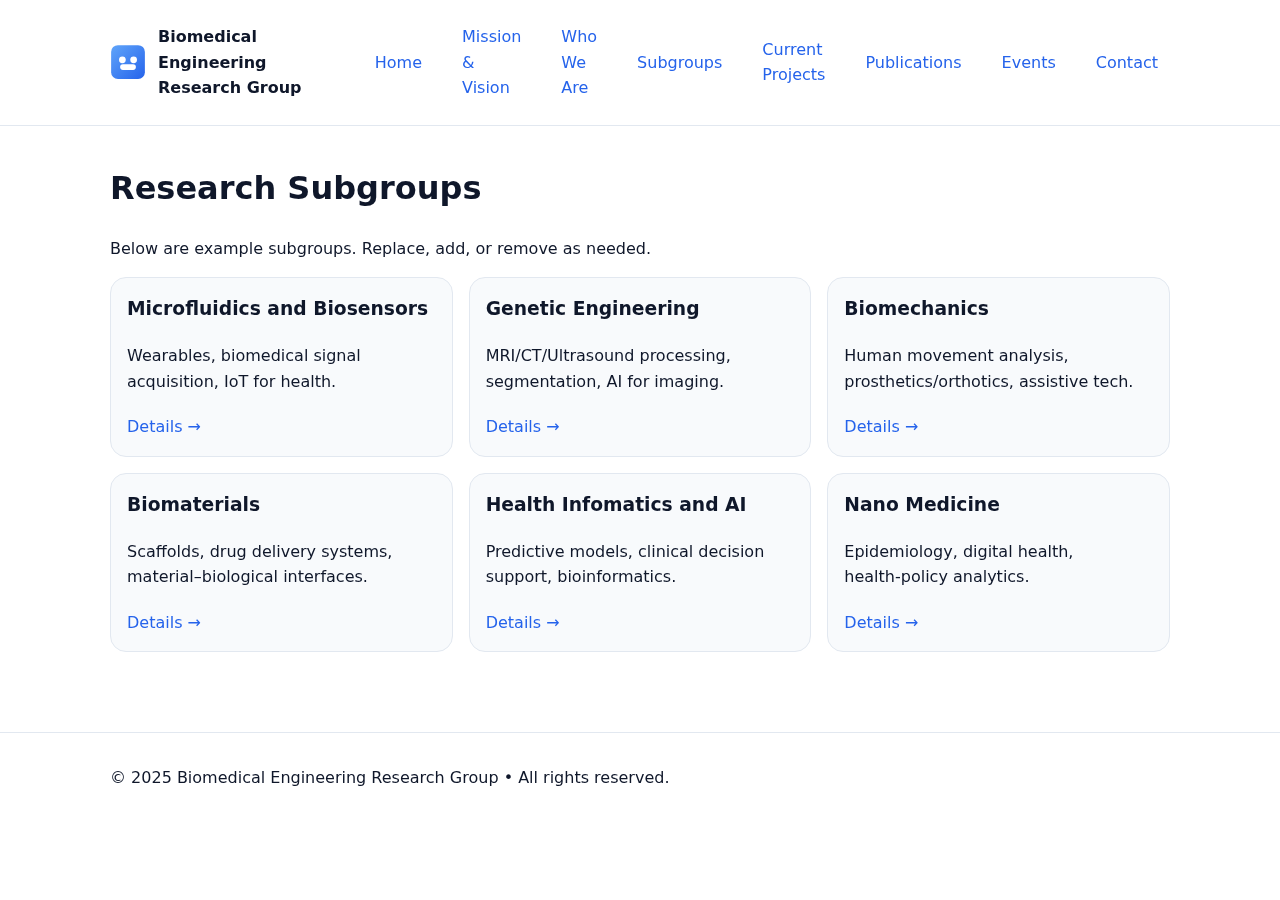
<file: subgroups.html>
<!DOCTYPE html>
<html lang="en">
<head>
  <meta charset="utf-8">
  <meta name="viewport" content="width=device-width, initial-scale=1">
  <title>Subgroups • Biomedical Engineering Research Group</title>
  <meta name="description" content="Biomedical Engineering Research Group">
  <link rel="stylesheet" href="style.css">
  <link rel="icon" href="assets/logo.svg">
</head>
<body>
  <header class="site-header">
    <div class="container nav">
      <a class="brand" href="index.html">
        <img src="assets/logo.svg" alt="Group Logo" class="logo">
        <span>Biomedical Engineering Research Group</span>
      </a>
      <button class="nav-toggle" aria-label="Open Menu" aria-expanded="false">&#9776;</button>
      <nav class="menu">
        <a href="index.html">Home</a>
        <a href="mission.html">Mission & Vision</a>
        <a href="whoweare.html">Who We Are</a>
        <a href="subgroups.html">Subgroups</a>
        <a href="currentprojects.html">Current Projects</a>
        <a href="publications.html">Publications</a>
        <a href="events.html">Events</a>
        <a href="#contact">Contact</a>
      </nav>
    </div>
  </header>
  <main class="site-main">

<section class="container">
  <h1>Research Subgroups</h1>
  <p>Below are example subgroups. Replace, add, or remove as needed.</p>
  <div class="grid">
    <article class="card">
      <h3>Microfluidics and Biosensors</h3>
      <p>Wearables, biomedical signal acquisition, IoT for health.</p>
      <a class="arrow" href="microfluidics-biosensors.html">Details →</a>
    </article>
    <article class="card">
      <h3>Genetic Engineering</h3>
      <p>MRI/CT/Ultrasound processing, segmentation, AI for imaging.</p>
      <a class="arrow" href="genetic-engineering.html">Details →</a>
    </article>
    <article class="card">
      <h3>Biomechanics</h3>
      <p>Human movement analysis, prosthetics/orthotics, assistive tech.</p>
      <a class="arrow" href="biomechanics.html">Details →</a>
    </article>
    <article class="card">
      <h3>Biomaterials</h3>
      <p>Scaffolds, drug delivery systems, material–biological interfaces.</p>
      <a class="arrow" href="biomaterials.html">Details →</a>
    </article>
    <article class="card">
      <h3>Health Infomatics and AI</h3>
      <p>Predictive models, clinical decision support, bioinformatics.</p>
      <a class="arrow" href="health-informatics-ai.html">Details →</a>
    </article>
    <article class="card">
      <h3>Nano Medicine</h3>
      <p>Epidemiology, digital health, health‑policy analytics.</p>
      <a class="arrow" href="nano-medicine.html">Details →</a>
    </article>
  </div>
</section>

  </main>
  <footer class="site-footer">
    <div class="container">
      <p>© 2025 Biomedical Engineering Research Group • All rights reserved.</p>
    </div>
  </footer>
  <script src="script.js"></script>
</body>
</html>
</file>
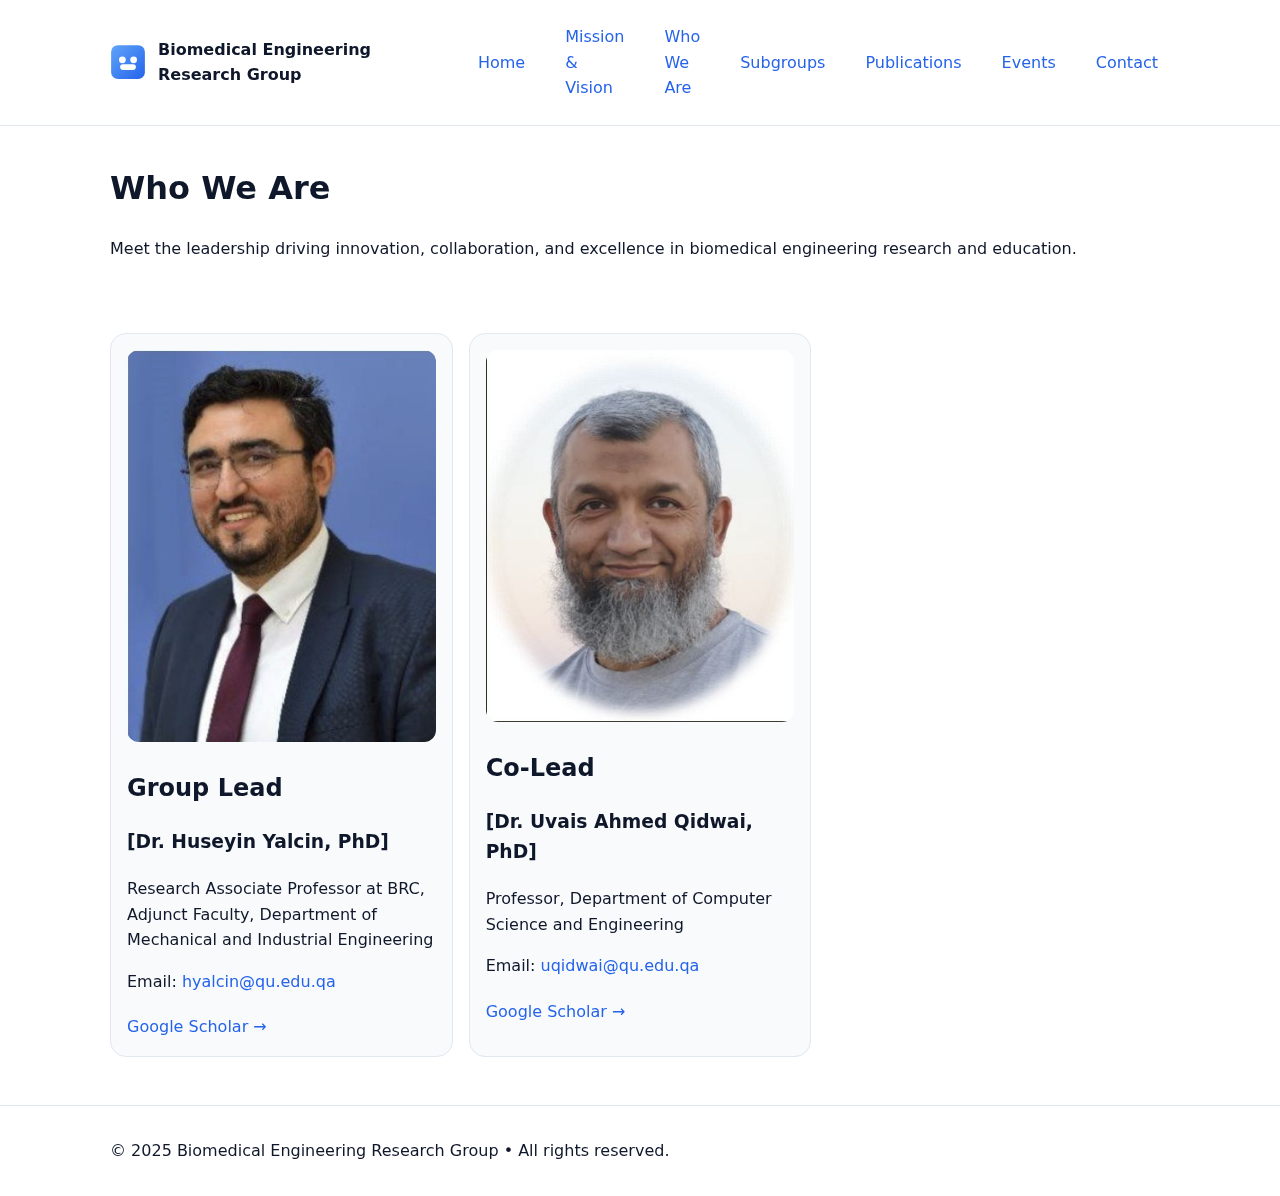
<file: whoweare.html>
<!DOCTYPE html>
<html lang="en">
<head>
  <meta charset="utf-8">
  <meta name="viewport" content="width=device-width, initial-scale=1">
  <title>Who We Are • Biomedical Engineering Research Group</title>
  <meta name="description" content="Meet the leadership of the Biomedical Engineering Research Group">
  <link rel="stylesheet" href="style.css">
  <link rel="icon" href="assets/logo.svg">
</head>

<body>
  <header class="site-header">
    <div class="container nav">
      <a class="brand" href="index.html">
        <img src="assets/logo.svg" alt="Group Logo" class="logo">
        <span>Biomedical Engineering Research Group</span>
      </a>

      <button class="nav-toggle" aria-label="Open Menu" aria-expanded="false">&#9776;</button>
      <nav class="menu">
        <a href="index.html">Home</a>
        <a href="mission.html">Mission & Vision</a>
        <a href="whoweare.html">Who We Are</a>
        <a href="subgroups.html">Subgroups</a>
        <a href="publications.html">Publications</a>
        <a href="events.html">Events</a>
        <a href="#contact">Contact</a>
      </nav>
    </div>
  </header>

  <main class="site-main">

    <section class="container">
      <h1>Who We Are</h1>
      <p class="lead">Meet the leadership driving innovation, collaboration, and excellence in biomedical
        engineering research and education.</p>
    </section>

    <section class="container cards" style="margin-top: 1.5rem;">

      <article class="card">
        <img src="lead.jpg" alt="Lead Profile Photo" style="width:100%; border-radius:0.75rem;">
        <h2>Group Lead</h2>
        <h3>[Dr. Huseyin Yalcin, PhD]</h3>
        <p>Research Associate Professor at BRC, Adjunct Faculty, Department of Mechanical and Industrial Engineering</p>
        <p>Email: <a href="mailto:[lead-email]">hyalcin@qu.edu.qa</a></p>
        <a class="arrow" href="[Google-Scholar-Link]" target="_blank" rel="noopener">Google Scholar →</a>
      </article>

      <article class="card">
        <img src="co-lead.jpg" alt="Co-Lead Profile Photo" style="width:100%; border-radius:0.75rem;">
        <h2>Co-Lead</h2>
        <h3>[Dr. Uvais Ahmed Qidwai, PhD]</h3>
        <p>Professor, Department of Computer Science and Engineering</p>
        <p>Email: <a href="mailto:[co-lead-email]">uqidwai@qu.edu.qa</a></p>
        <a class="arrow" href="[Google-Scholar-Link]" target="_blank" rel="noopener">Google Scholar →</a>
      </article>

    </section>

  </main>

  <footer class="site-footer">
    <div class="container">
      <p>© 2025 Biomedical Engineering Research Group • All rights reserved.</p>
    </div>
  </footer>

  <script>
    const toggle = document.querySelector('.nav-toggle');
    const menu = document.querySelector('.menu');
    if(toggle && menu){
      toggle.addEventListener('click', ()=>{
        const open = menu.classList.toggle('open');
        toggle.setAttribute('aria-expanded', open ? 'true' : 'false');
      });
    }
  </script>
</body>
</html>
</file>
<file: style.css>
:root{
  --bg: #ffffff;
  --text: #0f172a;
  --muted: #475569;
  --brand: #2563eb;
  --brand-ink: #1e40af;
  --card: #f8fafc;
  --border: #e2e8f0;
}

*{box-sizing:border-box}
html,body{margin:0;padding:0;background:var(--bg);color:var(--text);font-family:ui-sans-serif,system-ui,-apple-system,Segoe UI,Roboto,Helvetica,Arial;line-height:1.6}
a{color:var(--brand);text-decoration:none}
a:hover{text-decoration:underline}
.container{max-width:1100px;margin:0 auto;padding:1rem 1.25rem}
.site-header{position:sticky;top:0;background:rgba(255,255,255,.9);backdrop-filter:saturate(180%) blur(10px);border-bottom:1px solid var(--border);z-index:50}
.nav{display:flex;align-items:center;justify-content:space-between;gap:1rem}
.brand{display:flex;align-items:center;gap:.75rem;font-weight:700;color:var(--text)}
.logo{width:36px;height:36px}
.menu{display:flex;gap:1rem;align-items:center}
.menu a{padding:.5rem .75rem;border-radius:.5rem}
.menu a:hover{background:var(--card)}
.nav-toggle{display:none;background:none;border:none;font-size:1.5rem}
.hero{background:linear-gradient(180deg,#eff6ff 0%, #fff 100%);border-bottom:1px solid var(--border)}
.hero .lead{color:var(--muted);max-width:60ch}
.cta-row{display:flex;gap:.75rem;margin-top:1rem;flex-wrap:wrap}
.btn{display:inline-block;border:1px solid var(--border);padding:.65rem 1rem;border-radius:.75rem;font-weight:600}
.btn.primary{background:var(--brand);border-color:var(--brand);color:white}
.btn.primary:hover{background:var(--brand-ink)}
.cards{display:grid;grid-template-columns:repeat(3,1fr);gap:1rem;margin:2rem auto}
.card{background:var(--card);padding:1rem;border-radius:1rem;border:1px solid var(--border)}
.card h3{margin-top:0}
.arrow{display:inline-block;margin-top:.25rem}
.grid{display:grid;grid-template-columns:repeat(3,1fr);gap:1rem;margin:1rem 0 2rem}
.site-footer{border-top:1px solid var(--border);margin-top:2rem}
.news{padding-left:1.1rem}
@media (max-width:900px){
  .cards,.grid{grid-template-columns:1fr 1fr}
}
@media (max-width:640px){
  .menu{display:none;flex-direction:column;align-items:flex-start;padding:1rem}
  .menu.open{display:flex}
  .nav-toggle{display:block}
  .cards,.grid{grid-template-columns:1fr}
}
</file>
